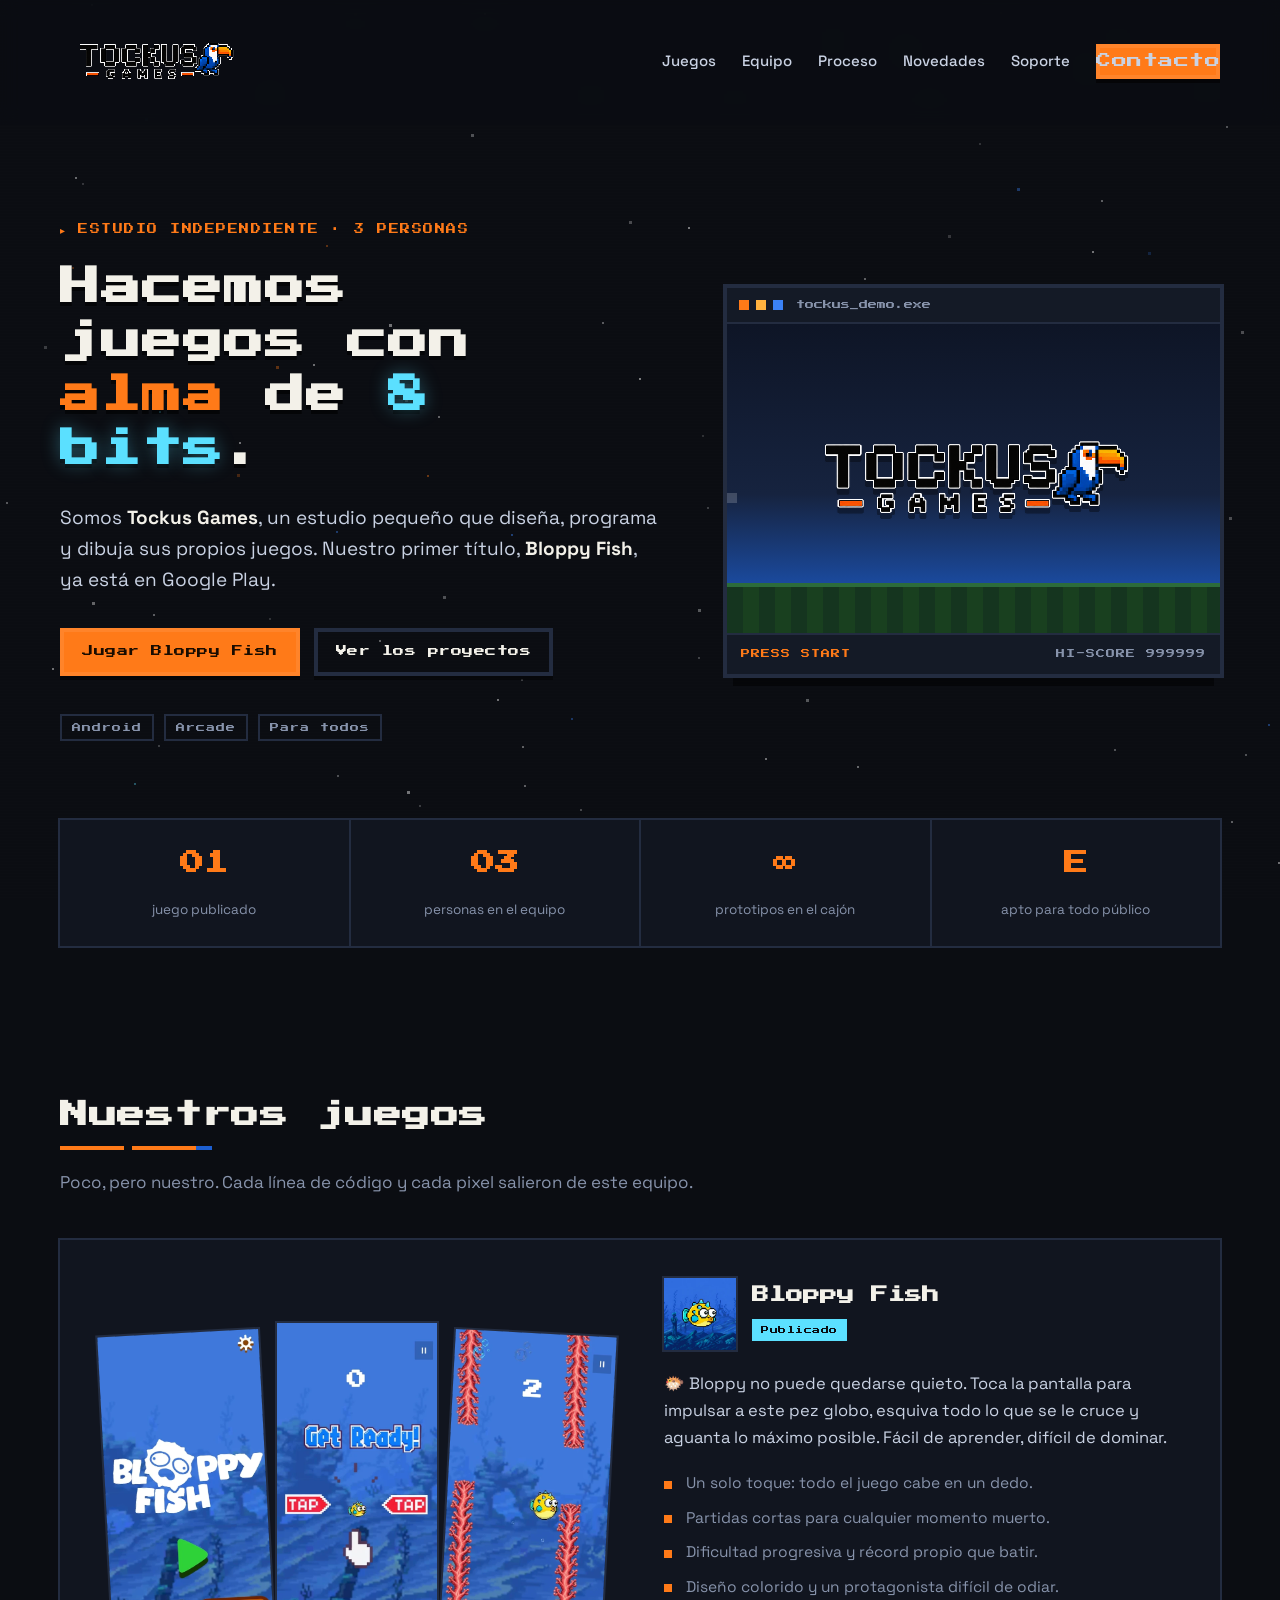
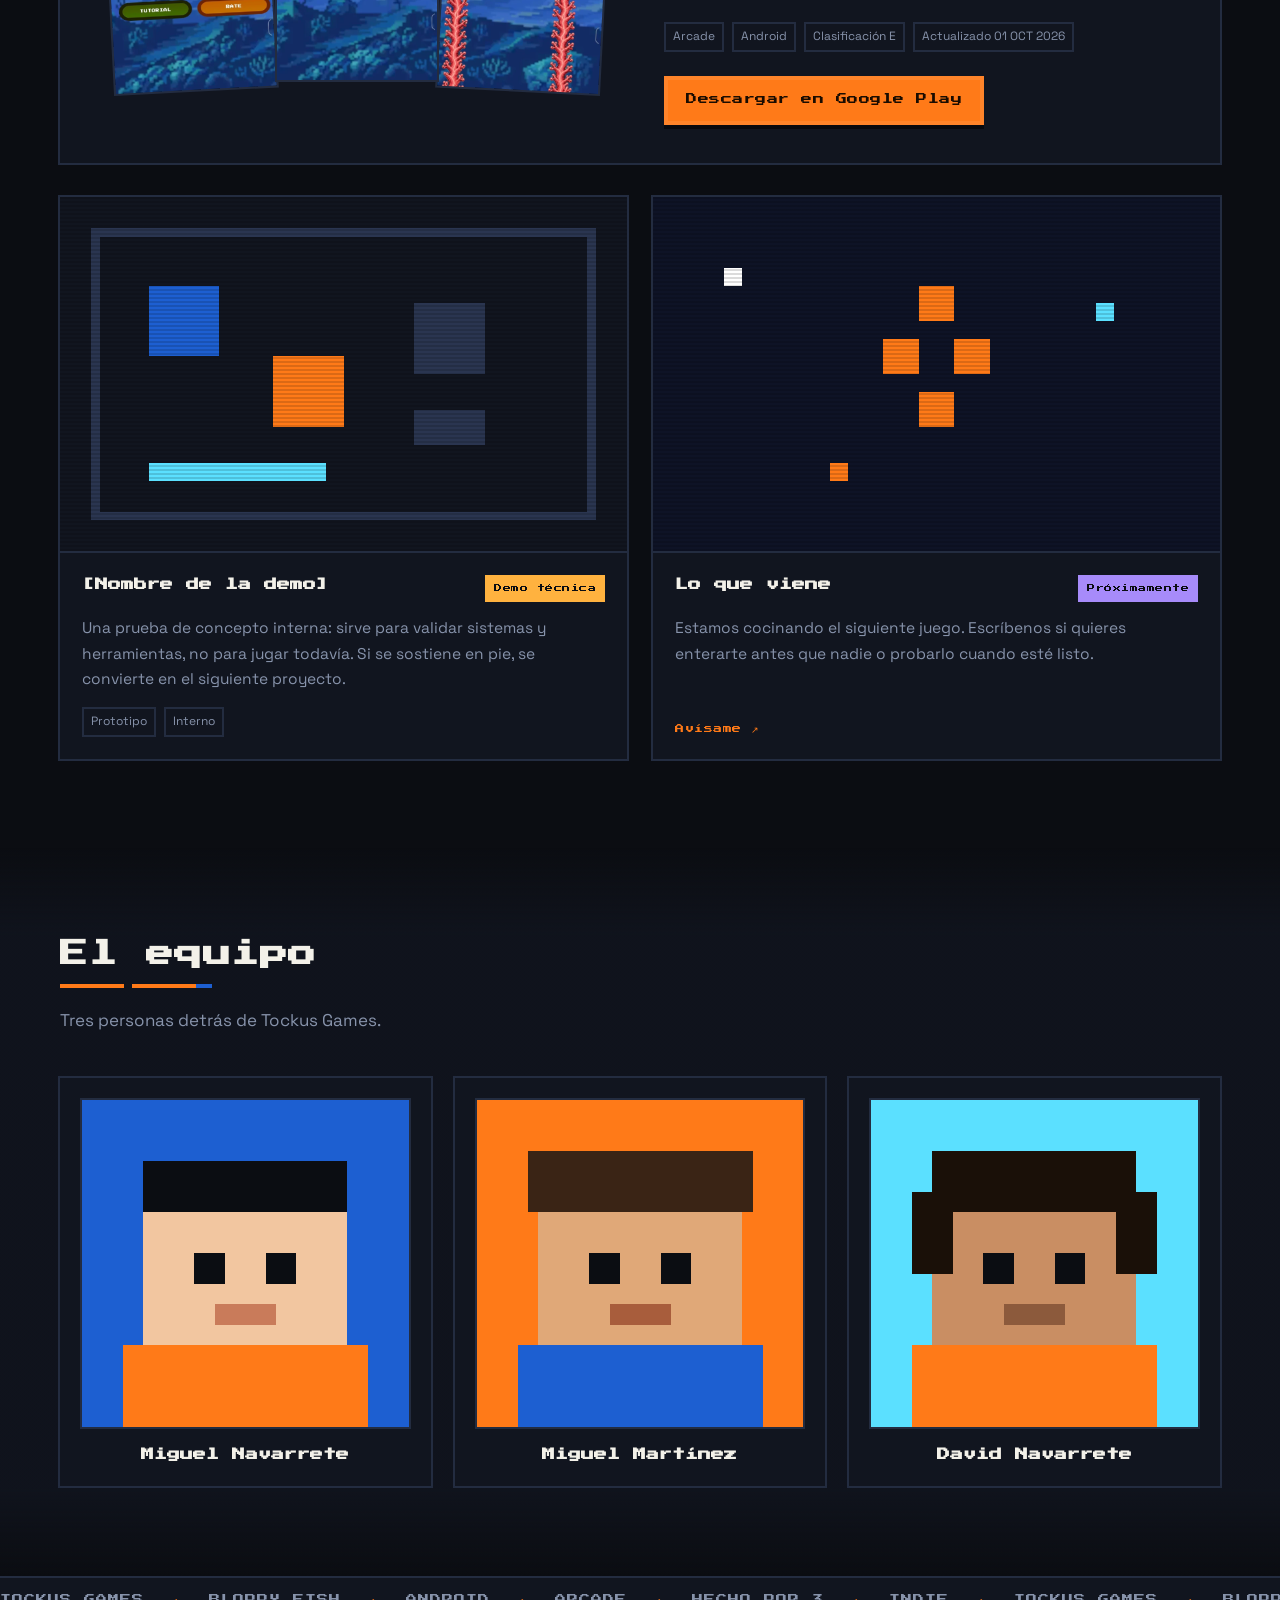
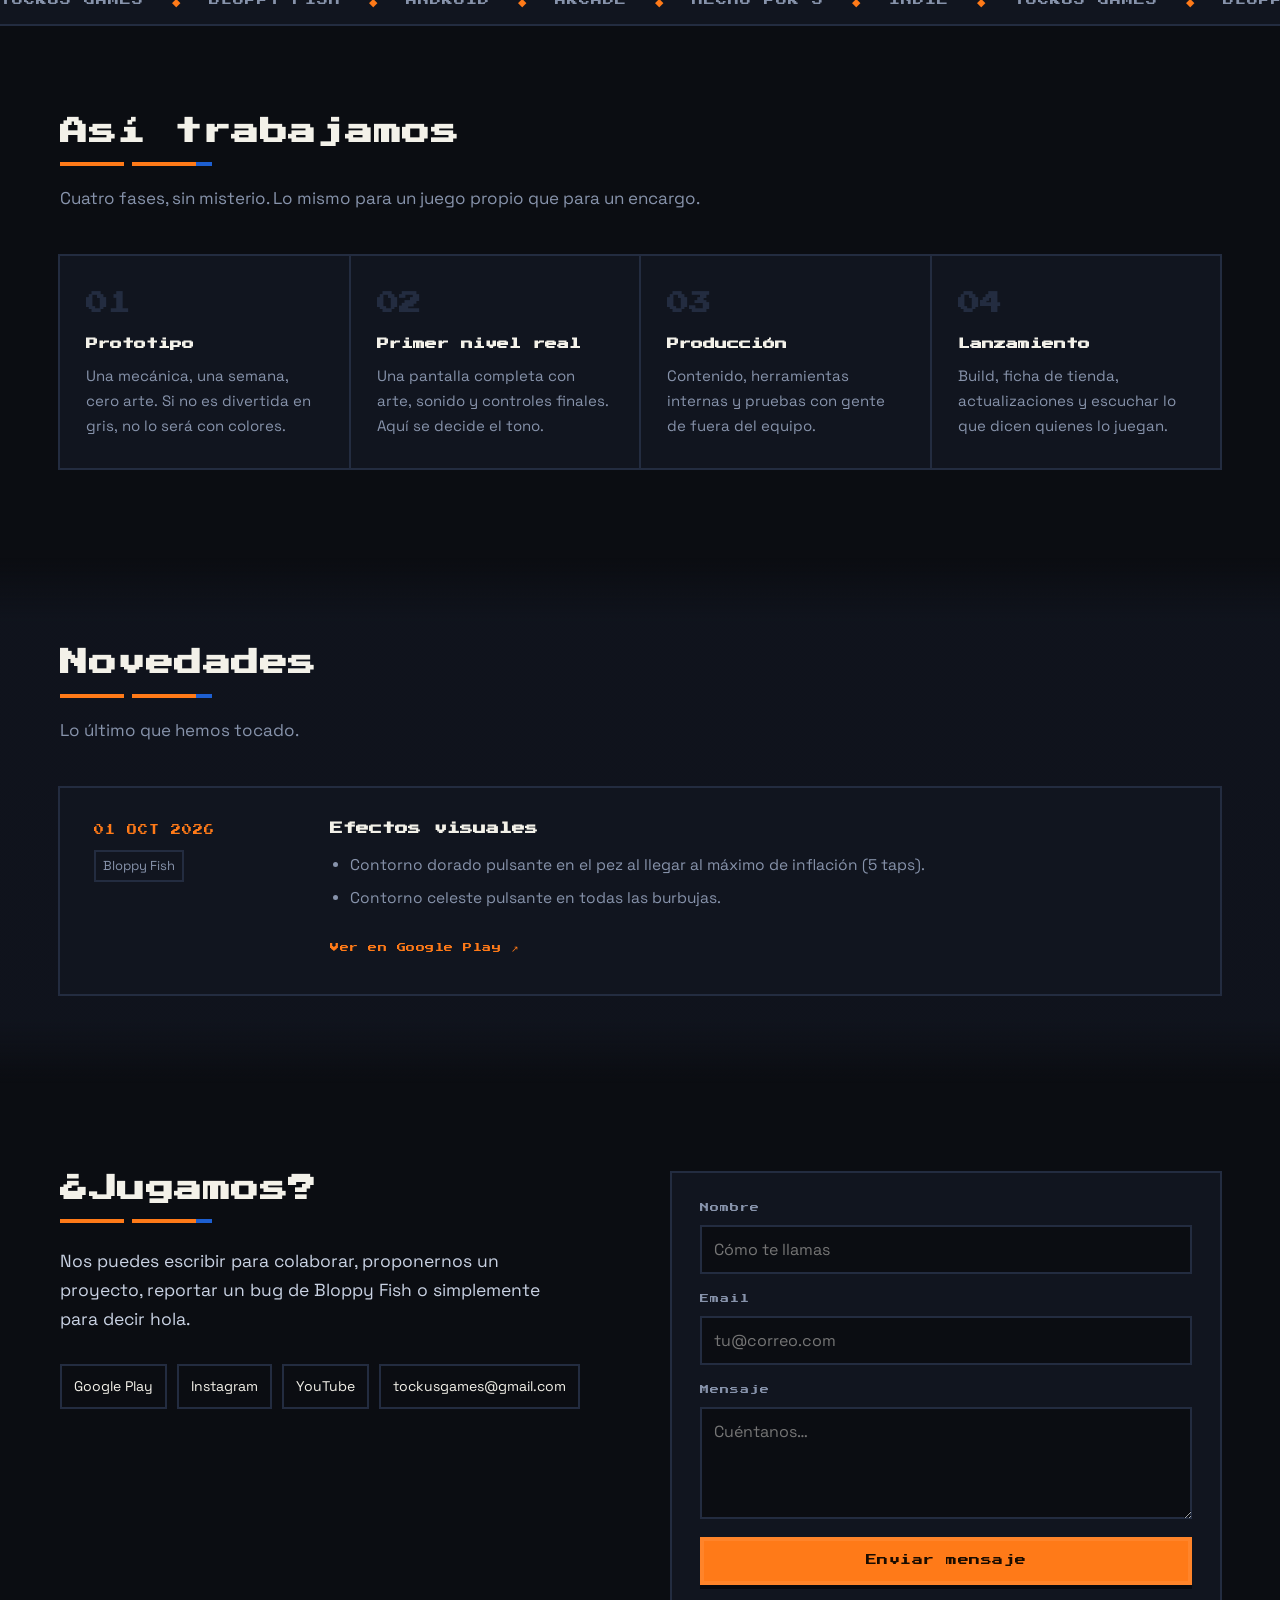
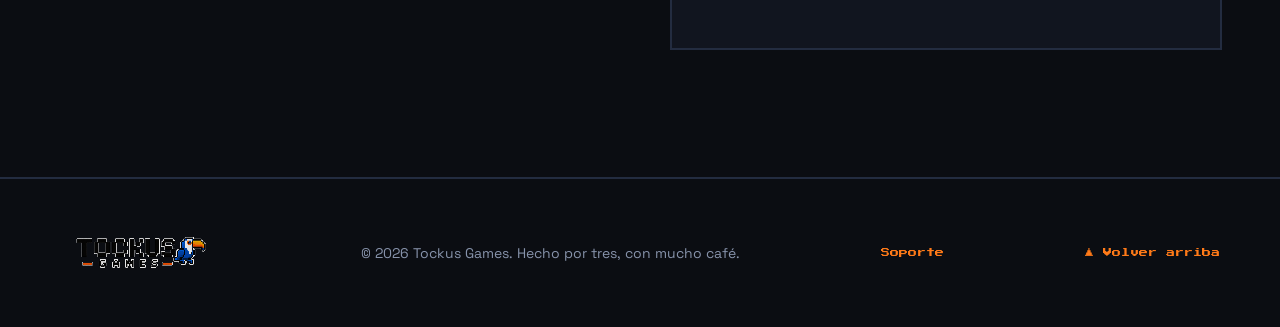
<file: index.html>
<!doctype html>
<html lang="es">
<head>
<meta charset="utf-8">
<meta name="viewport" content="width=device-width, initial-scale=1">
<title>Tockus Games — Estudio independiente de videojuegos</title>
<meta name="description" content="Tockus Games es un estudio independiente de tres personas. Creadores de Bloppy Fish, un arcade de un solo toque para Android.">
<meta name="theme-color" content="#0B0D12">
<meta property="og:title" content="Tockus Games — Estudio independiente de videojuegos">
<meta property="og:description" content="Tres personas haciendo juegos. Creadores de Bloppy Fish.">
<meta property="og:image" content="assets/img/logo.png">
<meta property="og:type" content="website">
<link rel="icon" href="assets/img/logo.png">
<link rel="preconnect" href="https://fonts.googleapis.com">
<link rel="preconnect" href="https://fonts.gstatic.com" crossorigin>
<link href="https://fonts.googleapis.com/css2?family=Press+Start+2P&family=Space+Grotesk:wght@400;500;700&display=swap" rel="stylesheet">
<link rel="stylesheet" href="assets/css/styles.css">
</head>
<body>

<a class="skip" href="#main">Saltar al contenido</a>

<canvas id="stars" aria-hidden="true"></canvas>
<div class="scanlines" aria-hidden="true"></div>

<header class="nav" id="nav">
  <div class="wrap nav__inner">
    <a class="nav__brand" href="#top">
      <img src="assets/img/logo.png" alt="Tockus Games" width="200" height="44">
    </a>
    <button class="nav__toggle" id="navToggle" aria-expanded="false" aria-controls="navMenu" aria-label="Abrir menú">
      <span></span><span></span><span></span>
    </button>
    <nav class="nav__menu" id="navMenu" aria-label="Principal">
      <a href="#juegos">Juegos</a>
      <a href="#equipo">Equipo</a>
      <a href="#proceso">Proceso</a>
      <a href="#novedades">Novedades</a>
      <a href="soporte/">Soporte</a>
      <a class="btn btn--sm btn--primary" href="#contacto">Contacto</a>
    </nav>
  </div>
</header>

<main id="main">

  <!-- ============ HERO ============ -->
  <section class="hero" id="top">
    <div class="wrap hero__inner">
      <div class="hero__copy">
        <p class="eyebrow" data-reveal>▸ Estudio independiente · 3 personas</p>
        <h1 class="hero__title" data-reveal>
          Hacemos<br>
          juegos con<br>
          <span class="hl">alma</span> de <span class="px">8 bits</span>.
        </h1>
        <p class="hero__lead" data-reveal>
          Somos <strong>Tockus&nbsp;Games</strong>, un estudio pequeño que diseña, programa y
          dibuja sus propios juegos. Nuestro primer título,
          <strong>Bloppy&nbsp;Fish</strong>, ya está en Google&nbsp;Play.
        </p>
        <div class="hero__cta" data-reveal>
          <a class="btn btn--primary" href="https://play.google.com/store/apps/details?id=com.tockusgames.bloppyfish" target="_blank" rel="noopener">Jugar Bloppy Fish</a>
          <a class="btn btn--ghost" href="#juegos">Ver los proyectos</a>
        </div>
        <ul class="hero__meta" data-reveal>
          <li><span>Android</span></li>
          <li><span>Arcade</span></li>
          <li><span>Para todos</span></li>
        </ul>
      </div>

      <div class="hero__art" data-reveal>
        <div class="screen">
          <div class="screen__bar"><i></i><i></i><i></i><span>tockus_demo.exe</span></div>
          <div class="screen__view">
            <img class="float" src="assets/img/logo.png" alt="Logotipo de Tockus Games: un tucán en pixel art">
            <div class="cloud c1"></div>
            <div class="cloud c2"></div>
            <div class="cloud c3"></div>
            <div class="ground"></div>
          </div>
          <div class="screen__hud">
            <span class="blink">PRESS START</span>
            <span>HI-SCORE 999999</span>
          </div>
        </div>
      </div>
    </div>
  </section>

  <!-- ============ BANDA DE DATOS ============ -->
  <section class="facts">
    <div class="wrap facts__grid">
      <div class="fact" data-reveal><b>01</b><span>juego publicado</span></div>
      <div class="fact" data-reveal><b>03</b><span>personas en el equipo</span></div>
      <div class="fact" data-reveal><b>∞</b><span>prototipos en el cajón</span></div>
      <div class="fact" data-reveal><b>E</b><span>apto para todo público</span></div>
    </div>
  </section>

  <!-- ============ JUEGOS ============ -->
  <section class="section" id="juegos">
    <div class="wrap">
      <header class="section__head">
        <h2 class="section__title" data-reveal>Nuestros juegos</h2>
        <p class="section__sub" data-reveal>Poco, pero nuestro. Cada línea de código y cada pixel salieron de este equipo.</p>
      </header>

      <!-- ---- juego destacado: Bloppy Fish ---- -->
      <article class="feature" data-reveal>
        <div class="feature__shots">
          <img class="shot shot--a"
               src="assets/img/bloppy-1.webp"
               alt="Pantalla de título de Bloppy Fish" loading="lazy">
          <img class="shot shot--b"
               src="assets/img/bloppy-2.webp"
               alt="Tutorial de Bloppy Fish" loading="lazy">
          <img class="shot shot--c"
               src="assets/img/bloppy-3.webp"
               alt="Partida de Bloppy Fish esquivando obstáculos" loading="lazy">
        </div>

        <div class="feature__body">
          <div class="feature__head">
            <img class="feature__icon"
                 src="assets/img/bloppy-icon.webp"
                 alt="Icono de Bloppy Fish" width="72" height="72" loading="lazy">
            <div>
              <h3>Bloppy Fish</h3>
              <span class="tag tag--on">Publicado</span>
            </div>
          </div>

          <p class="feature__pitch">
            🐡 Bloppy no puede quedarse quieto. Toca la pantalla para impulsar a este pez globo,
            esquiva todo lo que se le cruce y aguanta lo máximo posible.
            Fácil de aprender, difícil de dominar.
          </p>

          <ul class="feature__points">
            <li>Un solo toque: todo el juego cabe en un dedo.</li>
            <li>Partidas cortas para cualquier momento muerto.</li>
            <li>Dificultad progresiva y récord propio que batir.</li>
            <li>Diseño colorido y un protagonista difícil de odiar.</li>
          </ul>

          <ul class="feature__meta">
            <li>Arcade</li><li>Android</li><li>Clasificación E</li><li>Actualizado 01 OCT 2026</li>
          </ul>

          <div class="feature__cta">
            <a class="btn btn--primary" href="https://play.google.com/store/apps/details?id=com.tockusgames.bloppyfish" target="_blank" rel="noopener">Descargar en Google Play</a>
          </div>
        </div>
      </article>

      <!-- ---- otros proyectos ---- -->
      <div class="games">

        <article class="game" data-reveal>
          <div class="game__art">
            <svg viewBox="0 0 64 40" aria-hidden="true" shape-rendering="crispEdges">
              <rect width="64" height="40" fill="#11151F"/>
              <rect x="4" y="4" width="56" height="32" fill="none" stroke="#2A3550" stroke-width="1"/>
              <rect x="10" y="10" width="8" height="8" fill="#1D5FD1"/>
              <rect x="24" y="18" width="8" height="8" fill="#FF7A18"/>
              <rect x="40" y="12" width="8" height="8" fill="#2A3550"/>
              <rect x="40" y="24" width="8" height="4" fill="#2A3550"/>
              <rect x="10" y="30" width="20" height="2" fill="#5BE0FF"/>
            </svg>
          </div>
          <div class="game__body">
            <!-- TODO: cambia el nombre y la descripción por los de tu demo real -->
            <div class="game__top"><h3>[Nombre de la demo]</h3><span class="tag tag--wip">Demo técnica</span></div>
            <p>Una prueba de concepto interna: sirve para validar sistemas y herramientas, no para jugar todavía.
               Si se sostiene en pie, se convierte en el siguiente proyecto.</p>
            <ul class="game__meta"><li>Prototipo</li><li>Interno</li></ul>
          </div>
        </article>

        <article class="game game--soon" data-reveal>
          <div class="game__art">
            <svg viewBox="0 0 64 40" aria-hidden="true" shape-rendering="crispEdges">
              <rect width="64" height="40" fill="#0E1326"/>
              <rect x="8" y="8" width="2" height="2" fill="#FFF"/><rect x="50" y="12" width="2" height="2" fill="#5BE0FF"/>
              <rect x="20" y="30" width="2" height="2" fill="#FF7A18"/>
              <rect x="26" y="16" width="4" height="4" fill="#FF7A18"/>
              <rect x="34" y="16" width="4" height="4" fill="#FF7A18"/>
              <rect x="30" y="22" width="4" height="4" fill="#FF7A18"/>
              <rect x="30" y="10" width="4" height="4" fill="#FF7A18"/>
            </svg>
          </div>
          <div class="game__body">
            <div class="game__top"><h3>Lo que viene</h3><span class="tag tag--jam">Próximamente</span></div>
            <p>Estamos cocinando el siguiente juego. Escríbenos si quieres enterarte antes que nadie
               o probarlo cuando esté listo.</p>
            <div class="game__links"><a href="#contacto" class="link">Avísame ↗</a></div>
          </div>
        </article>

      </div>
    </div>
  </section>

  <!-- ============ EQUIPO ============ -->
  <section class="section section--alt" id="equipo">
    <div class="wrap">
      <header class="section__head">
        <h2 class="section__title" data-reveal>El equipo</h2>
        <p class="section__sub" data-reveal>Tres personas detrás de Tockus Games.</p>
      </header>

      <!-- Para usar fotos reales: sustituye el <svg> por
           <img src="assets/img/dev-1.png" alt="Nombre"> y listo. -->
      <div class="team">

        <article class="member" data-reveal>
          <div class="member__photo">
            <svg viewBox="0 0 32 32" aria-hidden="true" shape-rendering="crispEdges">
              <rect width="32" height="32" fill="#1D5FD1"/>
              <rect x="6" y="10" width="20" height="14" fill="#F2C6A0"/>
              <rect x="6" y="6" width="20" height="5" fill="#0B0D12"/>
              <rect x="11" y="15" width="3" height="3" fill="#0B0D12"/><rect x="18" y="15" width="3" height="3" fill="#0B0D12"/>
              <rect x="13" y="20" width="6" height="2" fill="#C97B5A"/>
              <rect x="4" y="24" width="24" height="8" fill="#FF7A18"/>
            </svg>
          </div>
          <h3>Miguel Navarrete</h3>
        </article>

        <article class="member" data-reveal>
          <div class="member__photo">
            <svg viewBox="0 0 32 32" aria-hidden="true" shape-rendering="crispEdges">
              <rect width="32" height="32" fill="#FF7A18"/>
              <rect x="6" y="10" width="20" height="14" fill="#E0A878"/>
              <rect x="5" y="5" width="22" height="6" fill="#3A2415"/>
              <rect x="11" y="15" width="3" height="3" fill="#0B0D12"/><rect x="18" y="15" width="3" height="3" fill="#0B0D12"/>
              <rect x="13" y="20" width="6" height="2" fill="#A85D3C"/>
              <rect x="4" y="24" width="24" height="8" fill="#1D5FD1"/>
            </svg>
          </div>
          <h3>Miguel Martínez</h3>
        </article>

        <article class="member" data-reveal>
          <div class="member__photo">
            <svg viewBox="0 0 32 32" aria-hidden="true" shape-rendering="crispEdges">
              <rect width="32" height="32" fill="#5BE0FF"/>
              <rect x="6" y="10" width="20" height="14" fill="#C98E63"/>
              <rect x="6" y="5" width="20" height="6" fill="#1A1008"/>
              <rect x="4" y="9" width="4" height="8" fill="#1A1008"/><rect x="24" y="9" width="4" height="8" fill="#1A1008"/>
              <rect x="11" y="15" width="3" height="3" fill="#0B0D12"/><rect x="18" y="15" width="3" height="3" fill="#0B0D12"/>
              <rect x="13" y="20" width="6" height="2" fill="#8C5A3C"/>
              <rect x="4" y="24" width="24" height="8" fill="#FF7A18"/>
            </svg>
          </div>
          <h3>David Navarrete</h3>
        </article>

      </div>
    </div>
  </section>

  <!-- ============ MARQUEE ============ -->
  <div class="marquee" aria-hidden="true">
    <div class="marquee__track">
      <span>TOCKUS GAMES</span><span>◆</span><span>BLOPPY FISH</span><span>◆</span><span>ANDROID</span><span>◆</span>
      <span>ARCADE</span><span>◆</span><span>HECHO POR 3</span><span>◆</span><span>INDIE</span><span>◆</span>
      <span>TOCKUS GAMES</span><span>◆</span><span>BLOPPY FISH</span><span>◆</span><span>ANDROID</span><span>◆</span>
      <span>ARCADE</span><span>◆</span><span>HECHO POR 3</span><span>◆</span><span>INDIE</span><span>◆</span>
    </div>
  </div>

  <!-- ============ PROCESO ============ -->
  <section class="section" id="proceso">
    <div class="wrap">
      <header class="section__head">
        <h2 class="section__title" data-reveal>Así trabajamos</h2>
        <p class="section__sub" data-reveal>Cuatro fases, sin misterio. Lo mismo para un juego propio que para un encargo.</p>
      </header>
      <ol class="steps">
        <li data-reveal><b>01</b><h3>Prototipo</h3><p>Una mecánica, una semana, cero arte. Si no es divertida en gris, no lo será con colores.</p></li>
        <li data-reveal><b>02</b><h3>Primer nivel real</h3><p>Una pantalla completa con arte, sonido y controles finales. Aquí se decide el tono.</p></li>
        <li data-reveal><b>03</b><h3>Producción</h3><p>Contenido, herramientas internas y pruebas con gente de fuera del equipo.</p></li>
        <li data-reveal><b>04</b><h3>Lanzamiento</h3><p>Build, ficha de tienda, actualizaciones y escuchar lo que dicen quienes lo juegan.</p></li>
      </ol>
    </div>
  </section>

  <!-- ============ NOVEDADES ============ -->
  <section class="section section--alt" id="novedades">
    <div class="wrap">
      <header class="section__head">
        <h2 class="section__title" data-reveal>Novedades</h2>
        <p class="section__sub" data-reveal>Lo último que hemos tocado.</p>
      </header>

      <article class="note" data-reveal>
        <div class="note__side">
          <span class="note__date">01 OCT 2026</span>
          <span class="note__tag">Bloppy Fish</span>
        </div>
        <div class="note__body">
          <h3>Efectos visuales</h3>
          <ul>
            <li>Contorno dorado pulsante en el pez al llegar al máximo de inflación (5 taps).</li>
            <li>Contorno celeste pulsante en todas las burbujas.</li>
          </ul>
          <a class="link" href="https://play.google.com/store/apps/details?id=com.tockusgames.bloppyfish" target="_blank" rel="noopener">Ver en Google Play ↗</a>
        </div>
      </article>
    </div>
  </section>

  <!-- ============ CONTACTO ============ -->
  <section class="section" id="contacto">
    <div class="wrap contact">
      <div class="contact__copy" data-reveal>
        <h2 class="section__title">¿Jugamos?</h2>
        <p>Nos puedes escribir para colaborar, proponernos un proyecto, reportar un bug de
           Bloppy Fish o simplemente para decir hola.</p>
        <ul class="social">
          <li><a href="https://play.google.com/store/apps/details?id=com.tockusgames.bloppyfish" target="_blank" rel="noopener">Google Play</a></li>
          <li><a href="#">Instagram</a></li>
          <li><a href="#">YouTube</a></li>
          <li><a href="mailto:tockusgames@gmail.com">tockusgames@gmail.com</a></li>
        </ul>
      </div>

      <form class="form" id="form" novalidate data-reveal>
        <label>Nombre
          <input type="text" name="nombre" required placeholder="Cómo te llamas">
        </label>
        <label>Email
          <input type="email" name="email" required placeholder="tu@correo.com">
        </label>
        <label>Mensaje
          <textarea name="mensaje" rows="4" required placeholder="Cuéntanos…"></textarea>
        </label>
        <button class="btn btn--primary btn--full" type="submit">Enviar mensaje</button>
        <p class="form__status" id="formStatus" role="status"></p>
      </form>
    </div>
  </section>

</main>

<footer class="footer">
  <div class="wrap footer__inner">
    <img src="assets/img/logo.png" alt="Tockus Games" width="170" height="38">
    <p>© <span id="year">2026</span> Tockus Games. Hecho por tres, con mucho café.</p>
    <a class="top" href="soporte/">Soporte</a>
    <a class="top" href="#top">▲ Volver arriba</a>
  </div>
</footer>

<div class="toast" id="toast" role="status" aria-live="polite"></div>

<script src="assets/js/main.js"></script>
</body>
</html>
</file>
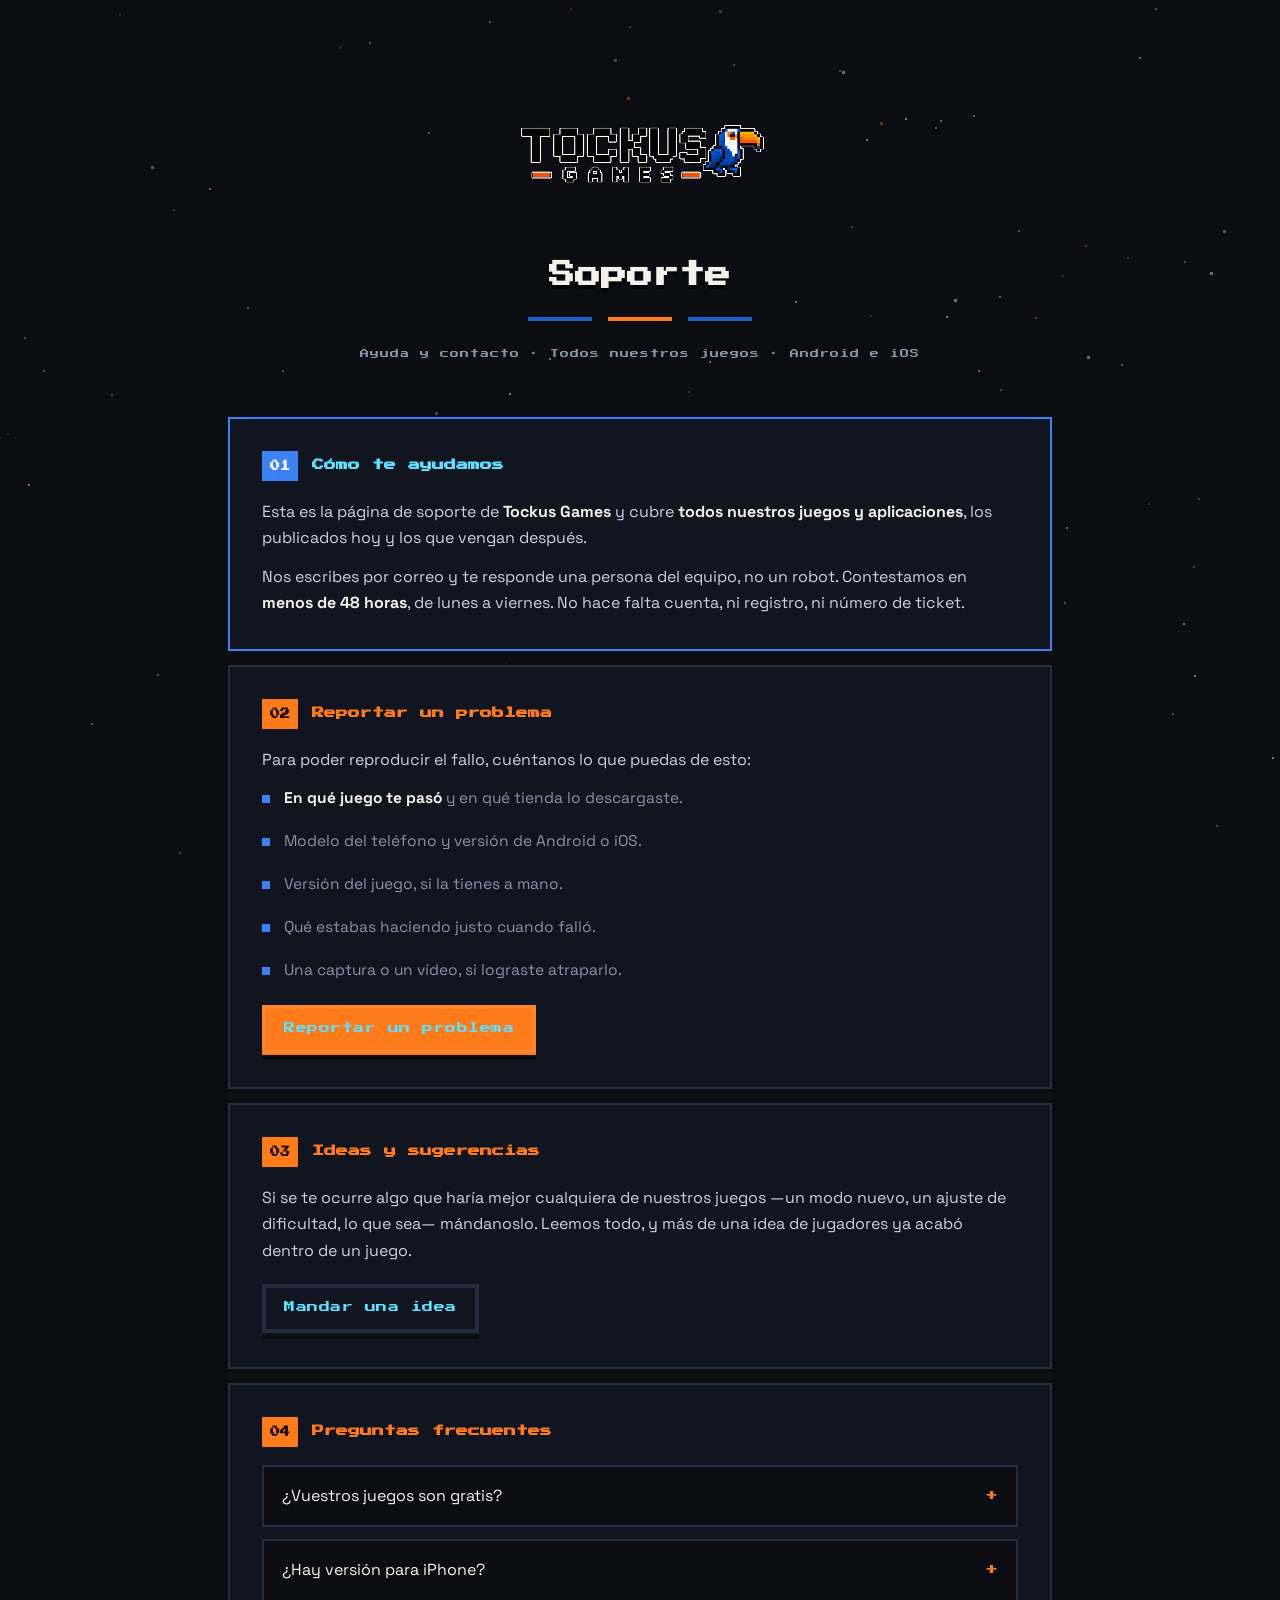
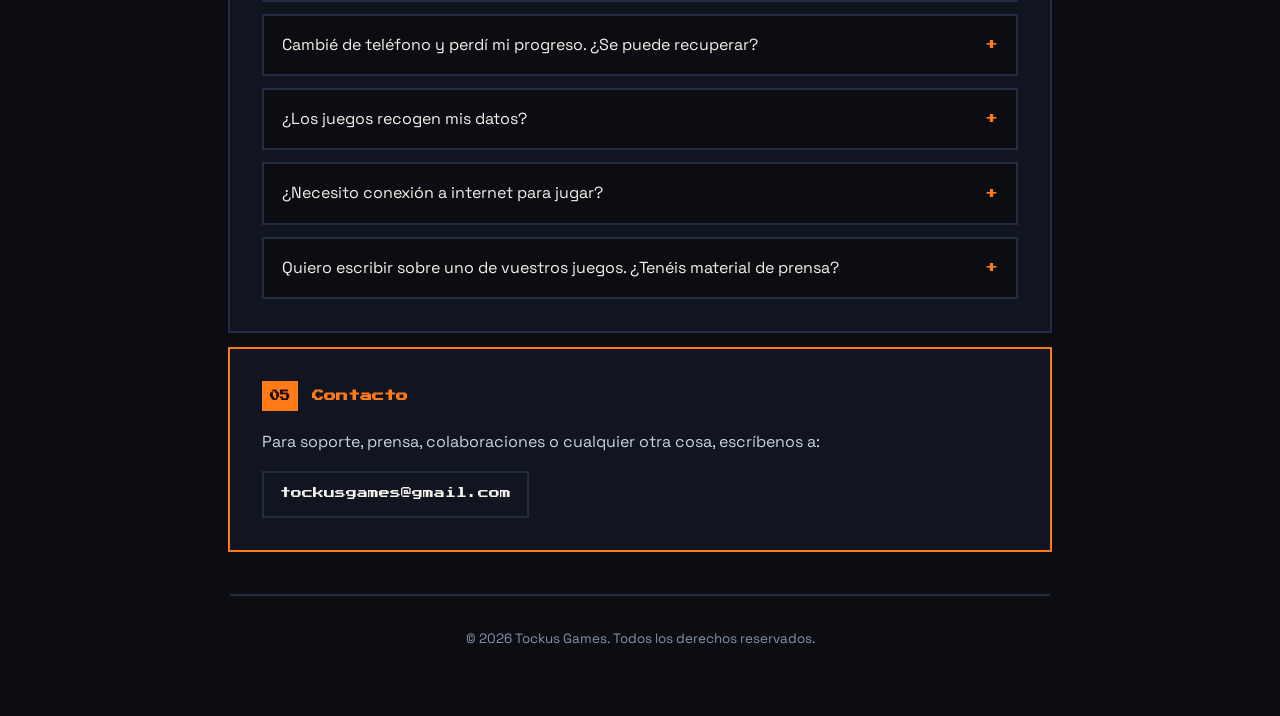
<file: soporte/index.html>
<!doctype html>
<html lang="es">
<head>
<meta charset="utf-8">
<meta name="viewport" content="width=device-width, initial-scale=1">
<title>Soporte — Tockus Games</title>
<meta name="description" content="Soporte y ayuda de Tockus Games: cómo reportar un problema en cualquiera de nuestros juegos, sugerencias y preguntas frecuentes.">
<meta name="theme-color" content="#0B0D12">
<meta name="robots" content="noindex, follow">
<link rel="icon" href="../assets/img/logo.png">
<link rel="preconnect" href="https://fonts.googleapis.com">
<link rel="preconnect" href="https://fonts.gstatic.com" crossorigin>
<link href="https://fonts.googleapis.com/css2?family=Press+Start+2P&family=Space+Grotesk:wght@400;500;700&display=swap" rel="stylesheet">
<link rel="stylesheet" href="../assets/css/styles.css">
<link rel="stylesheet" href="../assets/css/anexo.css">
</head>
<body class="legal">

<canvas id="stars" aria-hidden="true"></canvas>
<div class="scanlines" aria-hidden="true"></div>

<main class="legal__wrap">

  <header class="legal__head">
    <img class="legal__logo" src="../assets/img/logo.png" alt="Tockus Games" width="300" height="150">
    <h1>Soporte</h1>
    <p class="legal__sub">Ayuda y contacto · Todos nuestros juegos · Android e iOS</p>
  </header>

  <section class="doc doc--scope">
    <h2><span class="doc__num">01</span> Cómo te ayudamos</h2>
    <p>
      Esta es la página de soporte de <strong>Tockus Games</strong> y cubre
      <strong>todos nuestros juegos y aplicaciones</strong>, los publicados hoy y los
      que vengan después.
    </p>
    <p>
      Nos escribes por correo y te responde una persona del equipo, no un robot.
      Contestamos en <strong>menos de 48 horas</strong>, de lunes a viernes.
      No hace falta cuenta, ni registro, ni número de ticket.
    </p>
  </section>

  <section class="doc">
    <h2><span class="doc__num">02</span> Reportar un problema</h2>
    <p>Para poder reproducir el fallo, cuéntanos lo que puedas de esto:</p>
    <ul class="doc__list">
      <li><strong>En qué juego te pasó</strong> y en qué tienda lo descargaste.</li>
      <li>Modelo del teléfono y versión de Android o iOS.</li>
      <li>Versión del juego, si la tienes a mano.</li>
      <li>Qué estabas haciendo justo cuando falló.</li>
      <li>Una captura o un vídeo, si lograste atraparlo.</li>
    </ul>
    <p class="doc__accion">
      <a class="btn btn--primary" href="mailto:tockusgames@gmail.com?subject=Soporte%20-%20Reporte%20de%20problema&amp;body=Juego%3A%20%0AModelo%20del%20tel%C3%A9fono%3A%20%0AVersi%C3%B3n%20de%20Android%20o%20iOS%3A%20%0AQu%C3%A9%20pas%C3%B3%3A%20%0A">Reportar un problema</a>
    </p>
  </section>

  <section class="doc">
    <h2><span class="doc__num">03</span> Ideas y sugerencias</h2>
    <p>
      Si se te ocurre algo que haría mejor cualquiera de nuestros juegos —un modo
      nuevo, un ajuste de dificultad, lo que sea— mándanoslo. Leemos todo, y más de
      una idea de jugadores ya acabó dentro de un juego.
    </p>
    <p class="doc__accion">
      <a class="btn btn--ghost" href="mailto:tockusgames@gmail.com?subject=Soporte%20-%20Sugerencia">Mandar una idea</a>
    </p>
  </section>

  <section class="doc">
    <h2><span class="doc__num">04</span> Preguntas frecuentes</h2>

    <details class="faq__item">
      <summary>¿Vuestros juegos son gratis?</summary>
      <p>
        Sí. Todo lo que hemos publicado hasta hoy es gratis, sin anuncios y sin
        compras dentro de la aplicación. Si algún día eso cambiara en un juego
        concreto, lo diría con claridad en su ficha de la tienda.
      </p>
    </details>

    <details class="faq__item">
      <summary>¿Hay versión para iPhone?</summary>
      <p>
        Depende del juego. Por ahora publicamos en Google Play, para Android.
        Si quieres que te avisemos cuando alguno llegue a iOS, escríbenos.
      </p>
    </details>

    <details class="faq__item">
      <summary>Cambié de teléfono y perdí mi progreso. ¿Se puede recuperar?</summary>
      <p>
        No, y es a propósito: tu progreso y tus récords se guardan solo en tu
        dispositivo, no en ningún servidor nuestro. A cambio, los juegos no te piden
        cuenta ni recogen ningún dato tuyo.
      </p>
    </details>

    <details class="faq__item">
      <summary>¿Los juegos recogen mis datos?</summary>
      <p>
        No recogemos información personal, no mostramos publicidad y no rastreamos
        tu actividad. No hace falta crear cuenta ni iniciar sesión para jugar.
        Cada juego tiene además su propio aviso de privacidad, enlazado desde su
        ficha en la tienda.
      </p>
    </details>

    <details class="faq__item">
      <summary>¿Necesito conexión a internet para jugar?</summary>
      <p>
        No. Una vez instalados, nuestros juegos funcionan sin conexión.
      </p>
    </details>

    <details class="faq__item">
      <summary>Quiero escribir sobre uno de vuestros juegos. ¿Tenéis material de prensa?</summary>
      <p>
        Sí. Escríbenos y te mandamos capturas, iconos y logos en alta resolución,
        además de lo que necesites saber del juego.
      </p>
    </details>
  </section>

  <section class="doc doc--contact">
    <h2><span class="doc__num">05</span> Contacto</h2>
    <p>
      Para soporte, prensa, colaboraciones o cualquier otra cosa, escríbenos a:
    </p>
    <p class="doc__mail">
      <a href="mailto:tockusgames@gmail.com">tockusgames@gmail.com</a>
    </p>
  </section>

  <footer class="legal__foot">
    <p>© <span id="year">2026</span> Tockus Games. Todos los derechos reservados.</p>
  </footer>

</main>

<script src="../assets/js/main.js"></script>
</body>
</html>
</file>
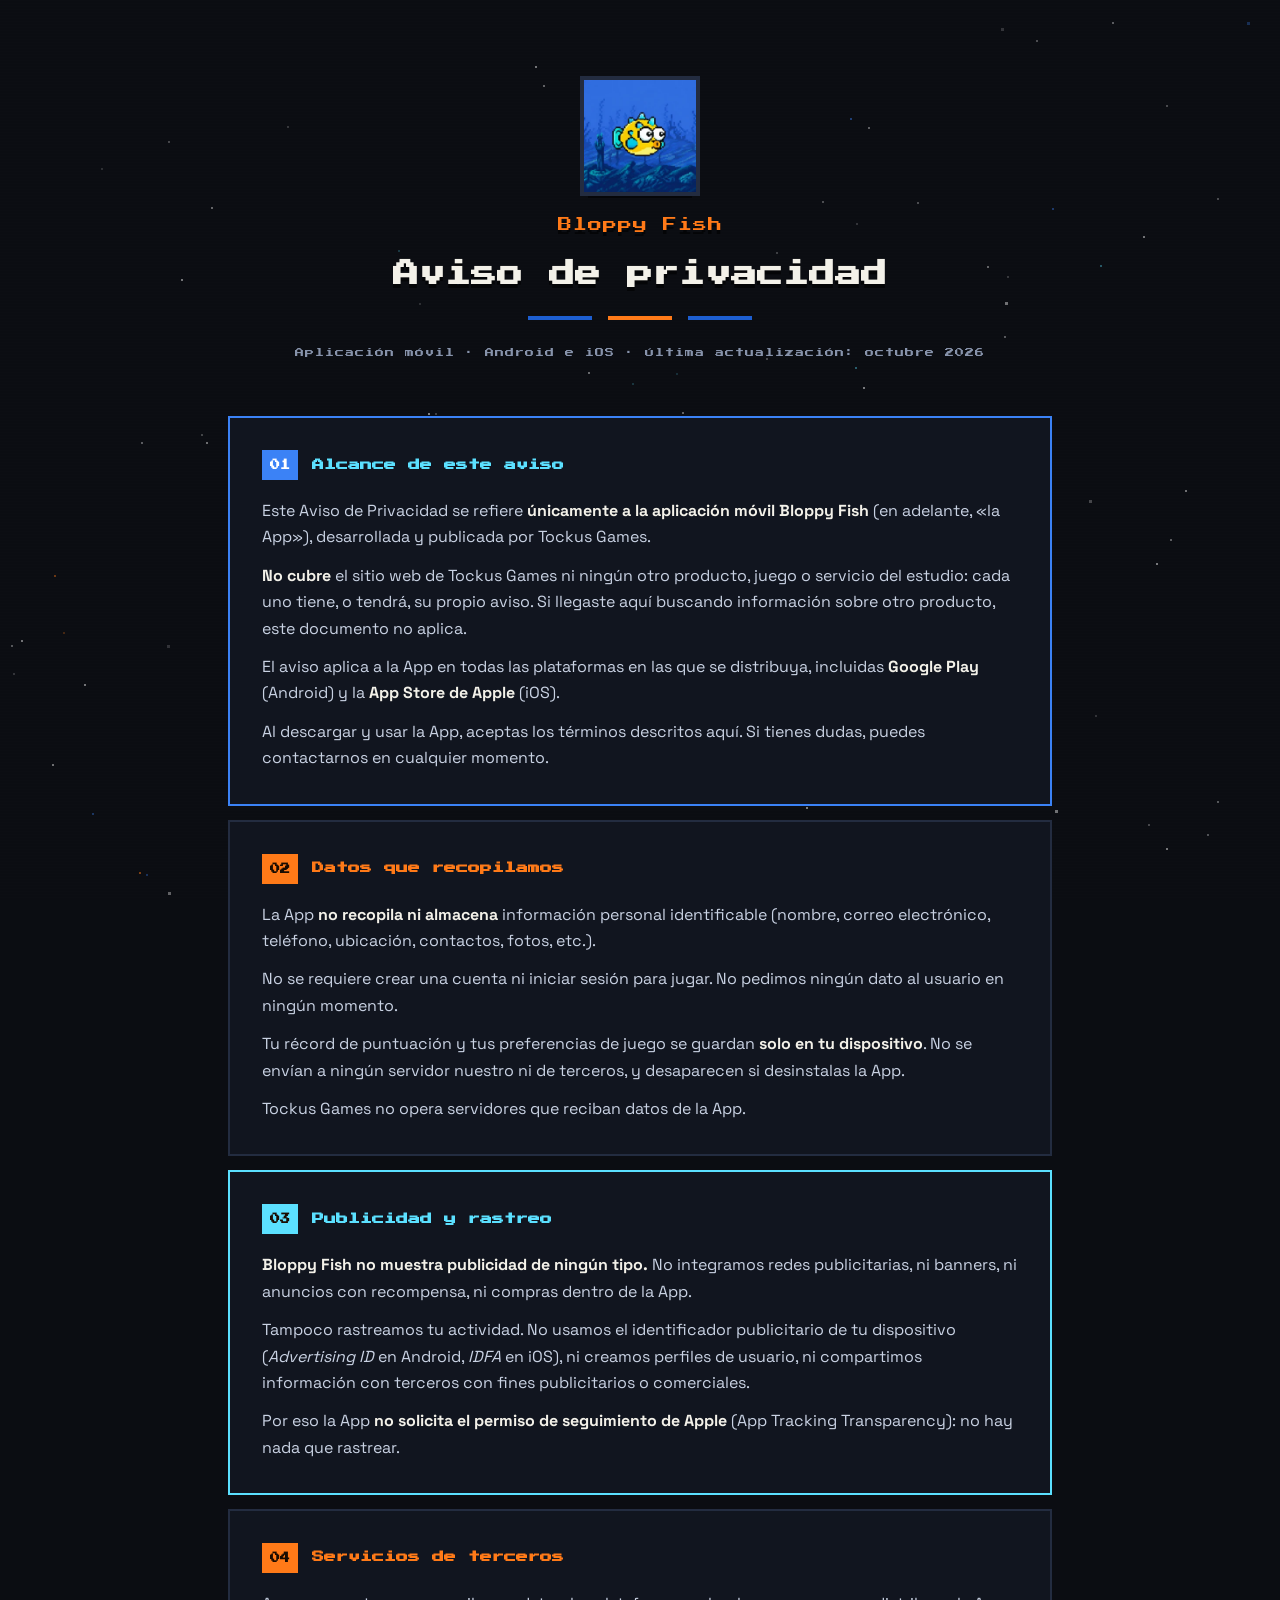
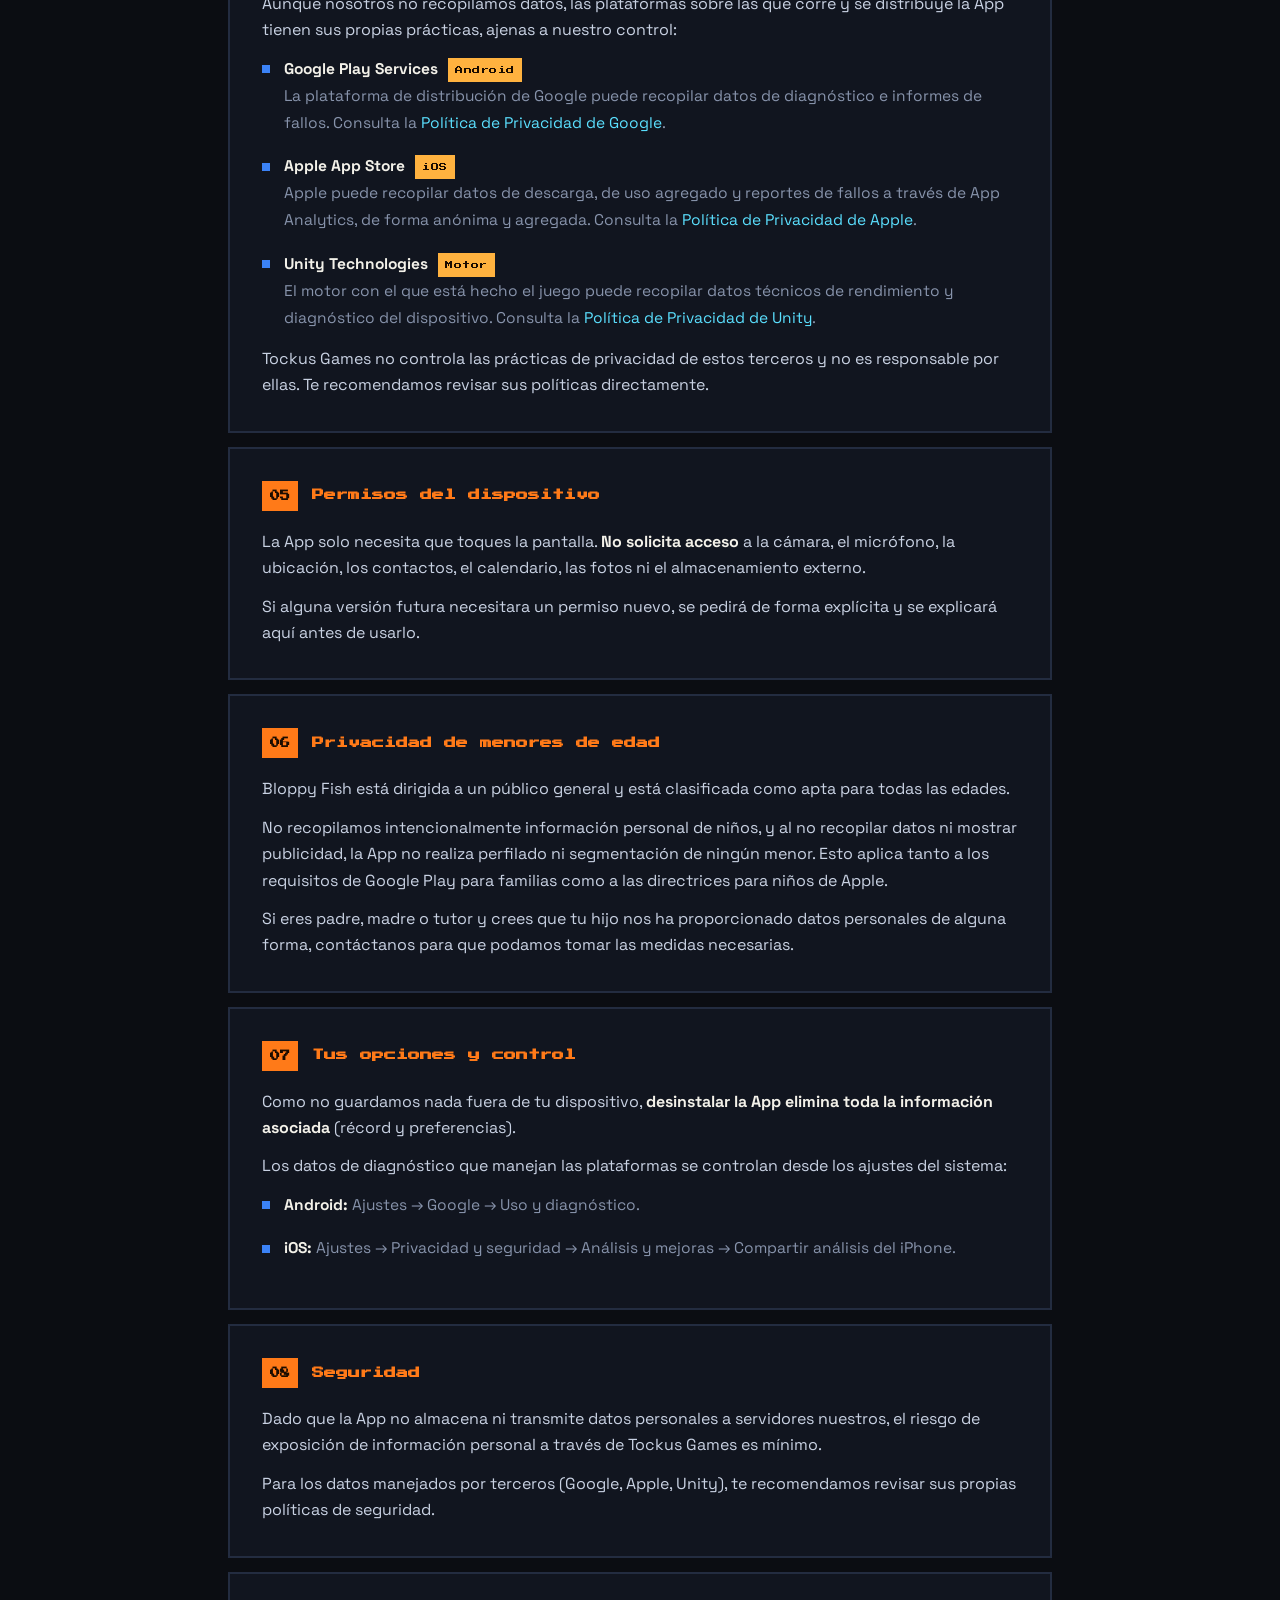
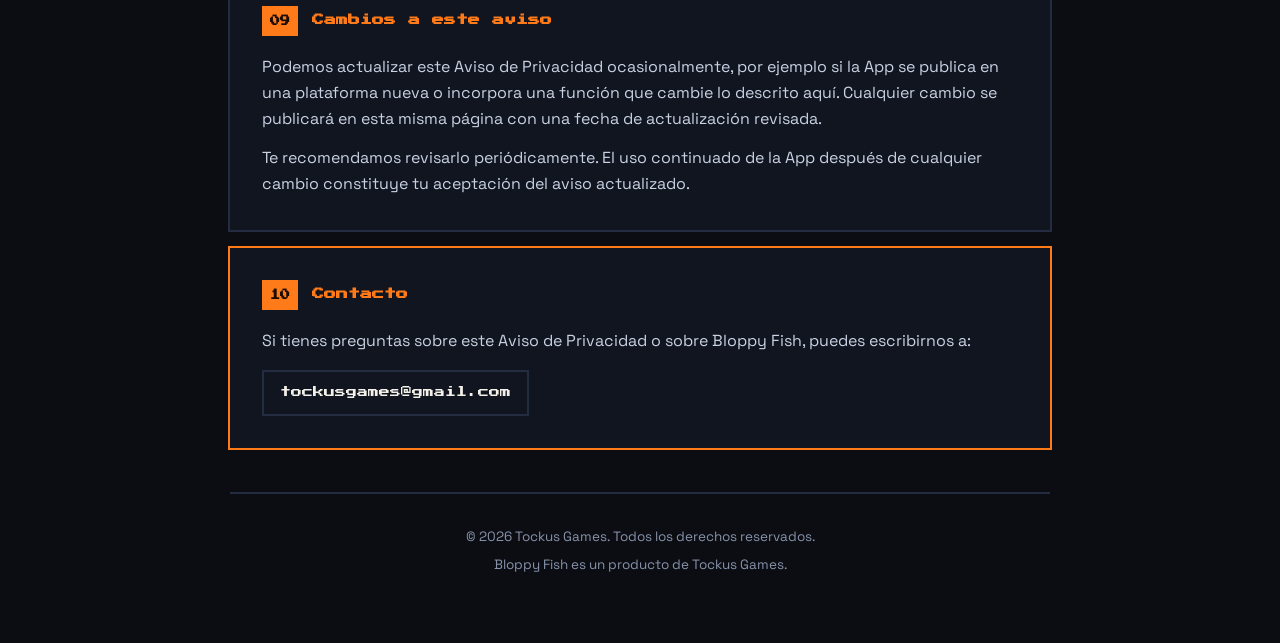
<file: bloppyfish/privacidad.html>
<!doctype html>
<html lang="es">
<head>
<meta charset="utf-8">
<meta name="viewport" content="width=device-width, initial-scale=1">
<title>Aviso de Privacidad — Bloppy Fish</title>
<meta name="description" content="Aviso de privacidad de la aplicación móvil Bloppy Fish, para Android e iOS.">
<meta name="theme-color" content="#0B0D12">
<meta name="robots" content="noindex, follow">
<link rel="icon" href="../assets/img/bloppy-icon.webp">
<link rel="preconnect" href="https://fonts.googleapis.com">
<link rel="preconnect" href="https://fonts.gstatic.com" crossorigin>
<link href="https://fonts.googleapis.com/css2?family=Press+Start+2P&family=Space+Grotesk:wght@400;500;700&display=swap" rel="stylesheet">
<link rel="stylesheet" href="../assets/css/styles.css">
<link rel="stylesheet" href="../assets/css/anexo.css">
</head>
<body class="legal">

<canvas id="stars" aria-hidden="true"></canvas>
<div class="scanlines" aria-hidden="true"></div>

<main class="legal__wrap">

  <header class="legal__head">
    <img class="legal__icon" src="../assets/img/bloppy-icon.webp" alt="Icono de Bloppy Fish" width="128" height="128">
    <p class="legal__app">Bloppy Fish</p>
    <h1>Aviso de privacidad</h1>
    <p class="legal__sub">Aplicación móvil · Android e iOS · Última actualización: octubre 2026</p>
  </header>

  <section class="doc doc--scope">
    <h2><span class="doc__num">01</span> Alcance de este aviso</h2>
    <p>
      Este Aviso de Privacidad se refiere <strong>únicamente a la aplicación móvil
      Bloppy Fish</strong> (en adelante, «la App»), desarrollada y publicada por
      Tockus Games.
    </p>
    <p>
      <strong>No cubre</strong> el sitio web de Tockus Games ni ningún otro producto,
      juego o servicio del estudio: cada uno tiene, o tendrá, su propio aviso.
      Si llegaste aquí buscando información sobre otro producto, este documento no
      aplica.
    </p>
    <p>
      El aviso aplica a la App en todas las plataformas en las que se distribuya,
      incluidas <strong>Google Play</strong> (Android) y la <strong>App Store de
      Apple</strong> (iOS).
    </p>
    <p>
      Al descargar y usar la App, aceptas los términos descritos aquí. Si tienes dudas,
      puedes contactarnos en cualquier momento.
    </p>
  </section>

  <section class="doc">
    <h2><span class="doc__num">02</span> Datos que recopilamos</h2>
    <p>
      La App <strong>no recopila ni almacena</strong> información personal identificable
      (nombre, correo electrónico, teléfono, ubicación, contactos, fotos, etc.).
    </p>
    <p>
      No se requiere crear una cuenta ni iniciar sesión para jugar. No pedimos ningún
      dato al usuario en ningún momento.
    </p>
    <p>
      Tu récord de puntuación y tus preferencias de juego se guardan
      <strong>solo en tu dispositivo</strong>. No se envían a ningún servidor nuestro ni
      de terceros, y desaparecen si desinstalas la App.
    </p>
    <p>
      Tockus Games no opera servidores que reciban datos de la App.
    </p>
  </section>

  <section class="doc doc--highlight">
    <h2><span class="doc__num">03</span> Publicidad y rastreo</h2>
    <p>
      <strong>Bloppy Fish no muestra publicidad de ningún tipo.</strong> No integramos
      redes publicitarias, ni banners, ni anuncios con recompensa, ni compras dentro de
      la App.
    </p>
    <p>
      Tampoco rastreamos tu actividad. No usamos el identificador publicitario de tu
      dispositivo (<em>Advertising ID</em> en Android, <em>IDFA</em> en iOS), ni creamos
      perfiles de usuario, ni compartimos información con terceros con fines
      publicitarios o comerciales.
    </p>
    <p>
      Por eso la App <strong>no solicita el permiso de seguimiento de Apple</strong>
      (App Tracking Transparency): no hay nada que rastrear.
    </p>
  </section>

  <section class="doc">
    <h2><span class="doc__num">04</span> Servicios de terceros</h2>
    <p>
      Aunque nosotros no recopilamos datos, las plataformas sobre las que corre y se
      distribuye la App tienen sus propias prácticas, ajenas a nuestro control:
    </p>
    <ul class="doc__list">
      <li>
        <strong>Google Play Services</strong> <span class="doc__badge">Android</span><br>
        La plataforma de distribución de Google puede recopilar datos de diagnóstico e
        informes de fallos. Consulta la
        <a href="https://policies.google.com/privacy" target="_blank" rel="noopener">Política de Privacidad de Google</a>.
      </li>
      <li>
        <strong>Apple App Store</strong> <span class="doc__badge">iOS</span><br>
        Apple puede recopilar datos de descarga, de uso agregado y reportes de fallos a
        través de App Analytics, de forma anónima y agregada. Consulta la
        <a href="https://www.apple.com/legal/privacy/es/" target="_blank" rel="noopener">Política de Privacidad de Apple</a>.
      </li>
      <li>
        <strong>Unity Technologies</strong> <span class="doc__badge">Motor</span><br>
        El motor con el que está hecho el juego puede recopilar datos técnicos de
        rendimiento y diagnóstico del dispositivo. Consulta la
        <a href="https://unity.com/legal/privacy-policy" target="_blank" rel="noopener">Política de Privacidad de Unity</a>.
      </li>
    </ul>
    <p>
      Tockus Games no controla las prácticas de privacidad de estos terceros y no es
      responsable por ellas. Te recomendamos revisar sus políticas directamente.
    </p>
  </section>

  <section class="doc">
    <h2><span class="doc__num">05</span> Permisos del dispositivo</h2>
    <p>
      La App solo necesita que toques la pantalla. <strong>No solicita acceso</strong> a
      la cámara, el micrófono, la ubicación, los contactos, el calendario, las fotos ni
      el almacenamiento externo.
    </p>
    <p>
      Si alguna versión futura necesitara un permiso nuevo, se pedirá de forma explícita
      y se explicará aquí antes de usarlo.
    </p>
  </section>

  <section class="doc">
    <h2><span class="doc__num">06</span> Privacidad de menores de edad</h2>
    <p>
      Bloppy Fish está dirigida a un público general y está clasificada como apta para
      todas las edades.
    </p>
    <p>
      No recopilamos intencionalmente información personal de niños, y al no recopilar
      datos ni mostrar publicidad, la App no realiza perfilado ni segmentación de ningún
      menor. Esto aplica tanto a los requisitos de Google Play para familias como a las
      directrices para niños de Apple.
    </p>
    <p>
      Si eres padre, madre o tutor y crees que tu hijo nos ha proporcionado datos
      personales de alguna forma, contáctanos para que podamos tomar las medidas
      necesarias.
    </p>
  </section>

  <section class="doc">
    <h2><span class="doc__num">07</span> Tus opciones y control</h2>
    <p>
      Como no guardamos nada fuera de tu dispositivo, <strong>desinstalar la App elimina
      toda la información asociada</strong> (récord y preferencias).
    </p>
    <p>
      Los datos de diagnóstico que manejan las plataformas se controlan desde los ajustes
      del sistema:
    </p>
    <ul class="doc__list">
      <li><strong>Android:</strong> Ajustes → Google → Uso y diagnóstico.</li>
      <li><strong>iOS:</strong> Ajustes → Privacidad y seguridad → Análisis y mejoras → Compartir análisis del iPhone.</li>
    </ul>
  </section>

  <section class="doc">
    <h2><span class="doc__num">08</span> Seguridad</h2>
    <p>
      Dado que la App no almacena ni transmite datos personales a servidores nuestros, el
      riesgo de exposición de información personal a través de Tockus Games es mínimo.
    </p>
    <p>
      Para los datos manejados por terceros (Google, Apple, Unity), te recomendamos
      revisar sus propias políticas de seguridad.
    </p>
  </section>

  <section class="doc">
    <h2><span class="doc__num">09</span> Cambios a este aviso</h2>
    <p>
      Podemos actualizar este Aviso de Privacidad ocasionalmente, por ejemplo si la App
      se publica en una plataforma nueva o incorpora una función que cambie lo descrito
      aquí. Cualquier cambio se publicará en esta misma página con una fecha de
      actualización revisada.
    </p>
    <p>
      Te recomendamos revisarlo periódicamente. El uso continuado de la App después de
      cualquier cambio constituye tu aceptación del aviso actualizado.
    </p>
  </section>

  <section class="doc doc--contact">
    <h2><span class="doc__num">10</span> Contacto</h2>
    <p>
      Si tienes preguntas sobre este Aviso de Privacidad o sobre Bloppy Fish, puedes
      escribirnos a:
    </p>
    <p class="doc__mail">
      <a href="mailto:tockusgames@gmail.com">tockusgames@gmail.com</a>
    </p>
  </section>

  <footer class="legal__foot">
    <p>© <span id="year">2026</span> Tockus Games. Todos los derechos reservados.</p>
    <p>Bloppy Fish es un producto de Tockus Games.</p>
  </footer>

</main>

<script src="../assets/js/main.js"></script>
</body>
</html>
</file>
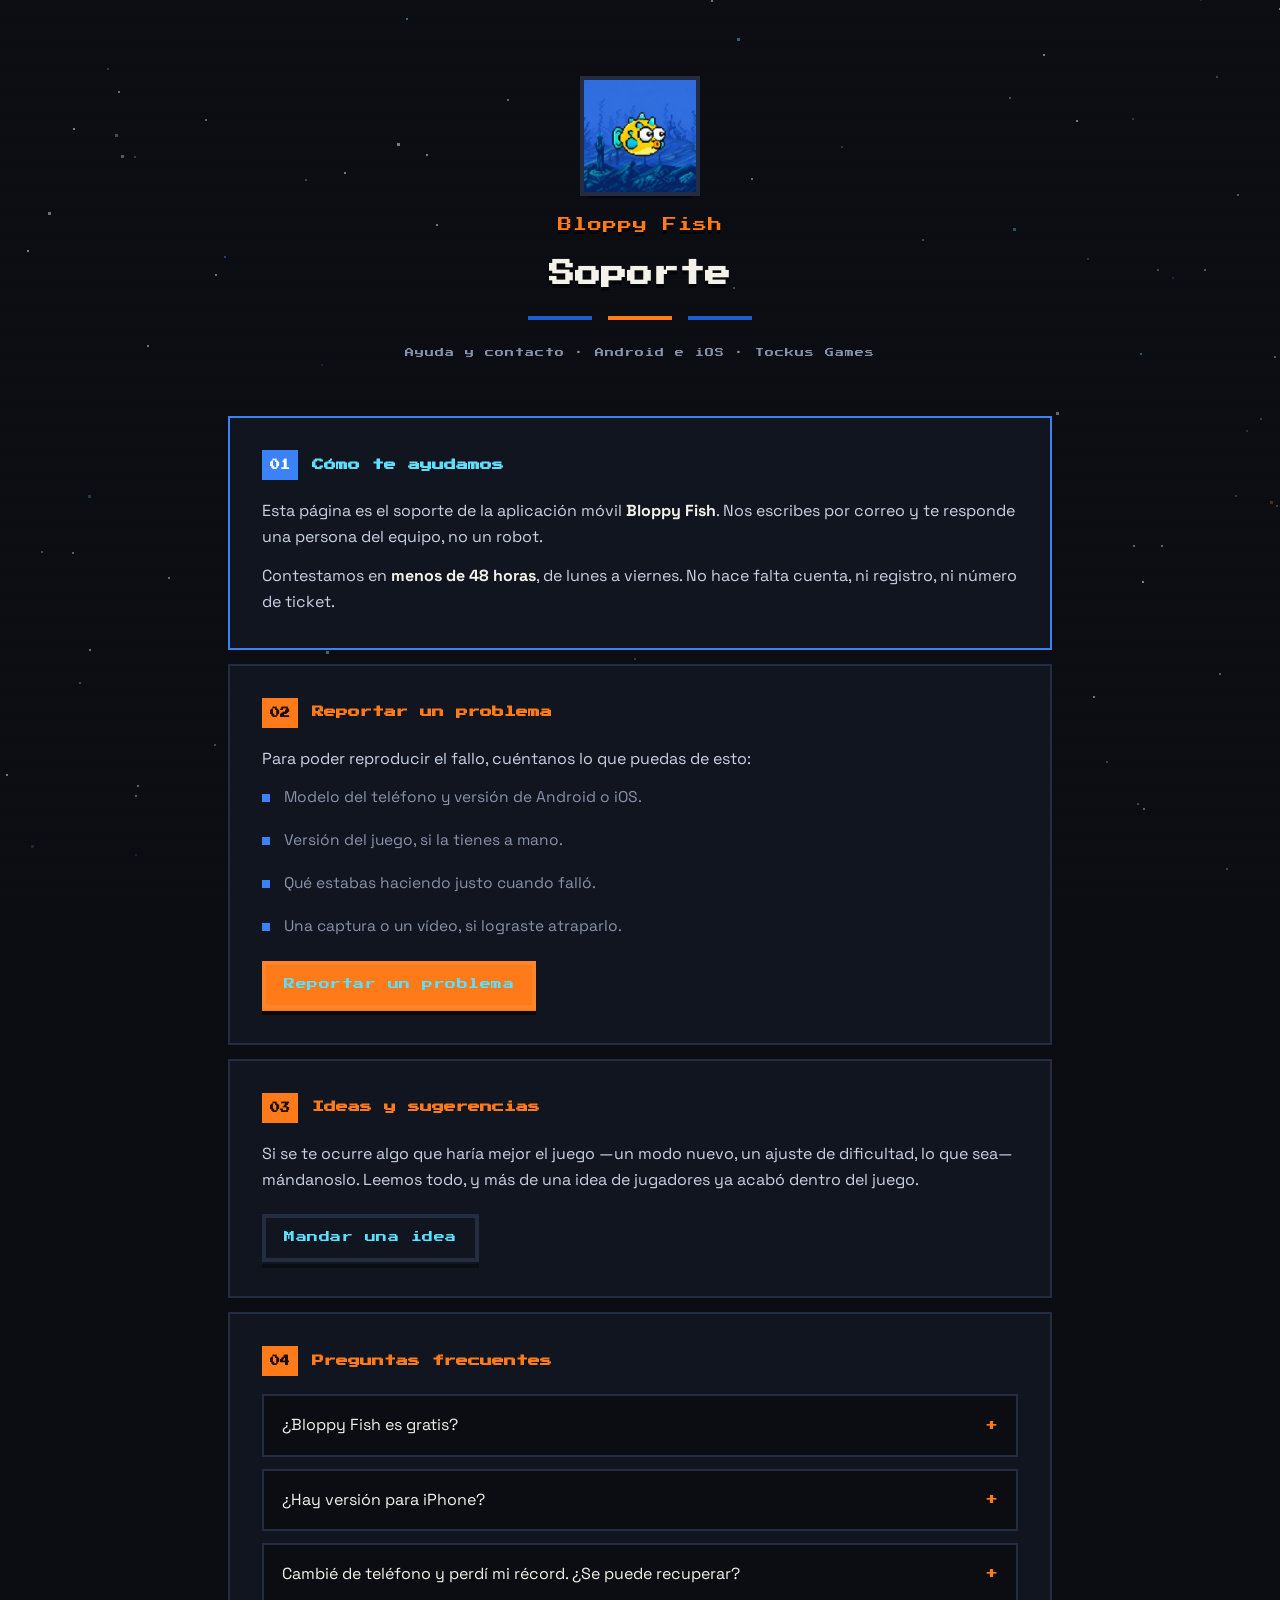
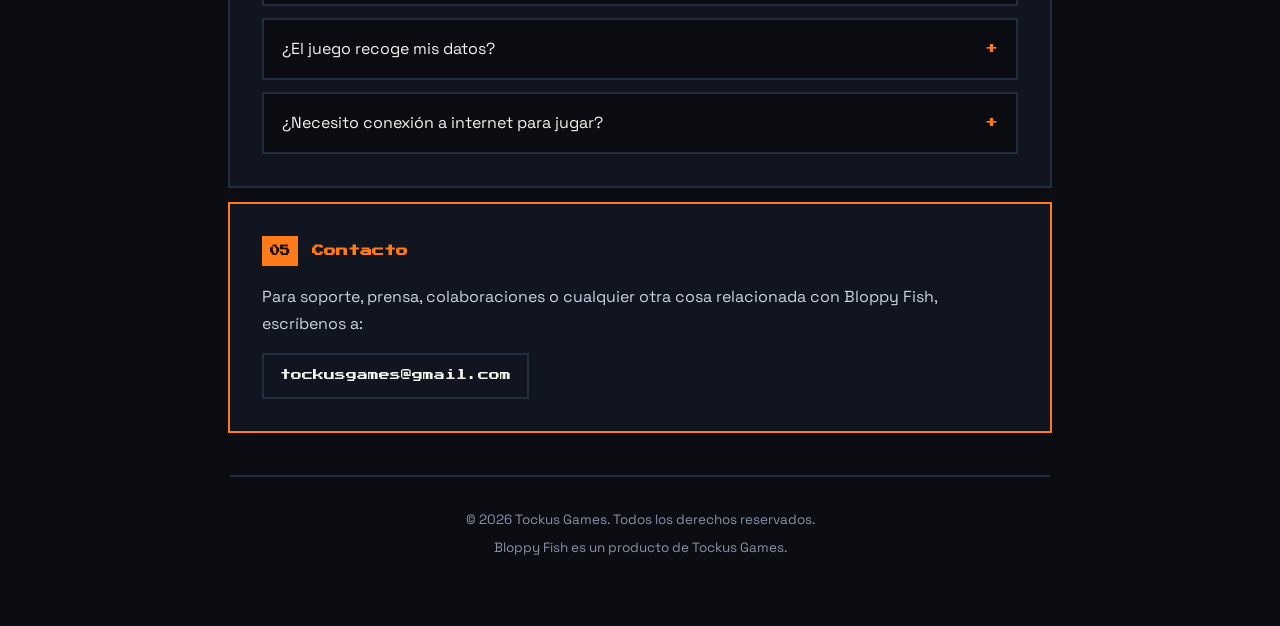
<file: bloppyfish/soporte.html>
<!doctype html>
<html lang="es">
<head>
<meta charset="utf-8">
<meta name="viewport" content="width=device-width, initial-scale=1">
<title>Soporte — Bloppy Fish</title>
<meta name="description" content="Soporte y ayuda de la aplicación móvil Bloppy Fish: cómo reportar un problema, sugerencias y preguntas frecuentes.">
<meta name="theme-color" content="#0B0D12">
<meta name="robots" content="noindex, follow">
<link rel="icon" href="../assets/img/bloppy-icon.webp">
<link rel="preconnect" href="https://fonts.googleapis.com">
<link rel="preconnect" href="https://fonts.gstatic.com" crossorigin>
<link href="https://fonts.googleapis.com/css2?family=Press+Start+2P&family=Space+Grotesk:wght@400;500;700&display=swap" rel="stylesheet">
<link rel="stylesheet" href="../assets/css/styles.css">
<link rel="stylesheet" href="../assets/css/anexo.css">
</head>
<body class="legal">

<canvas id="stars" aria-hidden="true"></canvas>
<div class="scanlines" aria-hidden="true"></div>

<main class="legal__wrap">

  <header class="legal__head">
    <img class="legal__icon" src="../assets/img/bloppy-icon.webp" alt="Icono de Bloppy Fish" width="128" height="128">
    <p class="legal__app">Bloppy Fish</p>
    <h1>Soporte</h1>
    <p class="legal__sub">Ayuda y contacto · Android e iOS · Tockus Games</p>
  </header>

  <section class="doc doc--scope">
    <h2><span class="doc__num">01</span> Cómo te ayudamos</h2>
    <p>
      Esta página es el soporte de la aplicación móvil <strong>Bloppy Fish</strong>.
      Nos escribes por correo y te responde una persona del equipo, no un robot.
    </p>
    <p>
      Contestamos en <strong>menos de 48 horas</strong>, de lunes a viernes.
      No hace falta cuenta, ni registro, ni número de ticket.
    </p>
  </section>

  <section class="doc">
    <h2><span class="doc__num">02</span> Reportar un problema</h2>
    <p>Para poder reproducir el fallo, cuéntanos lo que puedas de esto:</p>
    <ul class="doc__list">
      <li>Modelo del teléfono y versión de Android o iOS.</li>
      <li>Versión del juego, si la tienes a mano.</li>
      <li>Qué estabas haciendo justo cuando falló.</li>
      <li>Una captura o un vídeo, si lograste atraparlo.</li>
    </ul>
    <p class="doc__accion">
      <a class="btn btn--primary" href="mailto:tockusgames@gmail.com?subject=Bloppy%20Fish%20-%20Reporte%20de%20problema&amp;body=Modelo%20del%20tel%C3%A9fono%3A%20%0AVersi%C3%B3n%20de%20Android%20o%20iOS%3A%20%0AQu%C3%A9%20pas%C3%B3%3A%20%0A">Reportar un problema</a>
    </p>
  </section>

  <section class="doc">
    <h2><span class="doc__num">03</span> Ideas y sugerencias</h2>
    <p>
      Si se te ocurre algo que haría mejor el juego —un modo nuevo, un ajuste de
      dificultad, lo que sea— mándanoslo. Leemos todo, y más de una idea de
      jugadores ya acabó dentro del juego.
    </p>
    <p class="doc__accion">
      <a class="btn btn--ghost" href="mailto:tockusgames@gmail.com?subject=Bloppy%20Fish%20-%20Sugerencia">Mandar una idea</a>
    </p>
  </section>

  <section class="doc">
    <h2><span class="doc__num">04</span> Preguntas frecuentes</h2>

    <details class="faq__item">
      <summary>¿Bloppy Fish es gratis?</summary>
      <p>Sí. Es gratis, no tiene anuncios y no hay compras dentro de la app.</p>
    </details>

    <details class="faq__item">
      <summary>¿Hay versión para iPhone?</summary>
      <p>
        Todavía no. Por ahora Bloppy Fish está solo en Google Play, para Android.
        Si quieres que te avisemos cuando llegue a iOS, escríbenos.
      </p>
    </details>

    <details class="faq__item">
      <summary>Cambié de teléfono y perdí mi récord. ¿Se puede recuperar?</summary>
      <p>
        No, y es a propósito: tu récord se guarda solo en tu dispositivo, no en
        ningún servidor nuestro. A cambio, el juego no te pide cuenta ni recoge
        ningún dato tuyo.
      </p>
    </details>

    <details class="faq__item">
      <summary>¿El juego recoge mis datos?</summary>
      <p>
        No recogemos información personal, no mostramos publicidad y no rastreamos
        tu actividad. No hace falta crear cuenta ni iniciar sesión para jugar.
      </p>
    </details>

    <details class="faq__item">
      <summary>¿Necesito conexión a internet para jugar?</summary>
      <p>
        No. Una vez instalado, Bloppy Fish funciona sin conexión.
      </p>
    </details>
  </section>

  <section class="doc doc--contact">
    <h2><span class="doc__num">05</span> Contacto</h2>
    <p>
      Para soporte, prensa, colaboraciones o cualquier otra cosa relacionada con
      Bloppy Fish, escríbenos a:
    </p>
    <p class="doc__mail">
      <a href="mailto:tockusgames@gmail.com">tockusgames@gmail.com</a>
    </p>
  </section>

  <footer class="legal__foot">
    <p>© <span id="year">2026</span> Tockus Games. Todos los derechos reservados.</p>
    <p>Bloppy Fish es un producto de Tockus Games.</p>
  </footer>

</main>

<script src="../assets/js/main.js"></script>
</body>
</html>
</file>
<file: assets/css/styles.css>
/* ============================================================
   Tockus Games — hoja de estilo
   Paleta tomada del logotipo: azul tucán, naranja, tinta.
   ============================================================ */

:root{
  --ink:      #0B0D12;
  --ink-2:    #11151F;
  --panel:    #141A26;
  --line:     #232C40;
  --blue:     #1D5FD1;
  --blue-2:   #3B82F6;
  --cyan:     #5BE0FF;
  --orange:   #FF7A18;
  --orange-2: #FFB23F;
  --cream:    #F3F1E9;
  --text:     #C9D2E3;
  --muted:    #8793AB;

  --px: 4px;                      /* unidad "pixel" del borde retro */
  --display: "Press Start 2P", ui-monospace, monospace;
  --body: "Space Grotesk", system-ui, -apple-system, "Segoe UI", sans-serif;
  --wrap: 1160px;
}

*,*::before,*::after{ box-sizing:border-box; }

html{ scroll-behavior:smooth; scroll-padding-top:92px; }

body{
  margin:0;
  background:var(--ink);
  color:var(--text);
  font-family:var(--body);
  font-size:17px;
  line-height:1.65;
  -webkit-font-smoothing:antialiased;
  overflow-x:hidden;
}

img{ max-width:100%; height:auto; display:block; }
a{ color:inherit; }

.wrap{ width:min(100% - 40px, var(--wrap)); margin-inline:auto; }

.skip{
  position:absolute; left:-9999px; top:0; z-index:200;
  background:var(--orange); color:#000; padding:10px 16px; font-family:var(--display); font-size:11px;
}
.skip:focus{ left:12px; top:12px; }

/* ---------- fondo: estrellas + scanlines ---------- */
#stars{
  position:fixed; inset:0; width:100%; height:100%;
  z-index:0; pointer-events:none; opacity:.55;
}
.scanlines{
  position:fixed; inset:0; z-index:1; pointer-events:none;
  background:repeating-linear-gradient(to bottom, rgba(255,255,255,.028) 0 1px, transparent 1px 3px);
  mix-blend-mode:overlay;
}
body > header, body > main, body > footer{ position:relative; z-index:2; }

/* ---------- tipografía ---------- */
h1,h2,h3{ color:var(--cream); line-height:1.15; margin:0; }
.section__title{
  font-family:var(--display);
  font-size:clamp(18px, 2.8vw, 28px);
  letter-spacing:.5px;
  /* sin uppercase: la fuente pixel no trae mayúsculas acentuadas */
  position:relative;
  padding-bottom:18px;
}
.section__title::after{
  content:""; position:absolute; left:0; bottom:0;
  width:64px; height:var(--px);
  background:var(--orange);
  box-shadow:72px 0 0 var(--orange), 88px 0 0 var(--blue);
}
.section__sub{ color:var(--muted); max-width:62ch; margin:18px 0 0; }

.eyebrow{
  font-family:var(--display); font-size:10px; letter-spacing:1.5px;
  color:var(--orange); text-transform:uppercase; margin:0 0 22px;
}

/* ---------- botones ---------- */
.btn{
  --b:var(--blue);
  display:inline-flex; align-items:center; justify-content:center; gap:8px;
  font-family:var(--display); font-size:11px; letter-spacing:.5px; line-height:1.5;
  padding:16px 22px; text-decoration:none; cursor:pointer; text-align:center;
  border:none; background:var(--b); color:#fff;
  box-shadow: 0 var(--px) 0 rgba(0,0,0,.55), inset 0 0 0 var(--px) rgba(255,255,255,.08);
  transition:transform .08s linear, box-shadow .08s linear, filter .15s;
}
.btn:hover{ filter:brightness(1.12); }
.btn:active{ transform:translateY(var(--px)); box-shadow:0 0 0 rgba(0,0,0,.55), inset 0 0 0 var(--px) rgba(255,255,255,.08); }
.btn--primary{ --b:var(--orange); color:#1A0C00; }
.btn--ghost{ --b:transparent; color:var(--cream); box-shadow:inset 0 0 0 var(--px) var(--line), 0 var(--px) 0 rgba(0,0,0,.4); }
.btn--ghost:hover{ box-shadow:inset 0 0 0 var(--px) var(--blue-2), 0 var(--px) 0 rgba(0,0,0,.4); }
.btn--sm{ padding:12px 16px; font-size:10px; }
.btn--full{ width:100%; }

/* ---------- navegación ---------- */
.nav{
  position:sticky; top:0; z-index:60;
  background:rgba(11,13,18,.78);
  backdrop-filter:blur(10px);
  border-bottom:2px solid transparent;
  transition:border-color .25s, background .25s;
}
.nav.is-stuck{ border-bottom-color:var(--line); background:rgba(11,13,18,.94); }
.nav__inner{ display:flex; align-items:center; justify-content:space-between; gap:20px; padding:14px 0; }
.nav__brand img{ width:190px; height:auto; image-rendering:pixelated; }
.nav__menu{ display:flex; align-items:center; gap:26px; }
.nav__menu a{
  text-decoration:none; font-size:15px; font-weight:500; color:var(--text);
  position:relative; padding:6px 0;
}
.nav__menu a:not(.btn)::after{
  content:""; position:absolute; left:0; bottom:0; width:0; height:var(--px);
  background:var(--orange); transition:width .18s steps(4);
}
.nav__menu a:not(.btn):hover{ color:var(--cream); }
.nav__menu a:not(.btn):hover::after{ width:100%; }

.nav__toggle{
  display:none; flex-direction:column; gap:5px; padding:10px;
  background:transparent; border:2px solid var(--line); cursor:pointer;
}
.nav__toggle span{ display:block; width:22px; height:3px; background:var(--cream); }

/* ---------- hero ---------- */
.hero{ padding:clamp(48px, 8vw, 96px) 0 clamp(40px,6vw,70px); }
.hero__inner{ display:grid; grid-template-columns:1.1fr .9fr; gap:clamp(32px,5vw,64px); align-items:center; }
.hero__title{
  font-family:var(--display);
  font-size:clamp(24px, 3.6vw, 40px);
  line-height:1.35;
  letter-spacing:1px;
  text-shadow:0 var(--px) 0 rgba(0,0,0,.6);
}
.hero__title .hl{ color:var(--orange); }
.hero__title .px{
  color:var(--cyan);
  text-shadow:0 0 18px rgba(91,224,255,.35), 0 var(--px) 0 rgba(0,0,0,.6);
}
.hero__lead{ font-size:19px; max-width:52ch; color:var(--text); margin:26px 0 32px; }
.hero__lead strong{ color:var(--cream); }
.hero__cta{ display:flex; gap:14px; flex-wrap:wrap; }
.hero__meta{ list-style:none; display:flex; gap:10px; flex-wrap:wrap; padding:0; margin:36px 0 0; }
.hero__meta span{
  font-family:var(--display); font-size:9px; letter-spacing:1px;
  padding:9px 12px; color:var(--muted);
  box-shadow:inset 0 0 0 2px var(--line);
}

/* ---------- pantalla retro del hero ---------- */
.screen{
  background:var(--ink-2);
  box-shadow:0 0 0 var(--px) var(--line), 0 18px 0 -6px rgba(0,0,0,.5);
  overflow:hidden;
}
.screen__bar{
  display:flex; align-items:center; gap:7px; padding:10px 12px;
  background:var(--panel); border-bottom:2px solid var(--line);
}
.screen__bar i{ width:10px; height:10px; background:var(--line); }
.screen__bar i:first-child{ background:var(--orange); }
.screen__bar i:nth-child(2){ background:var(--orange-2); }
.screen__bar i:nth-child(3){ background:var(--blue-2); }
.screen__bar span{ font-family:var(--display); font-size:9px; color:var(--muted); margin-left:6px; }

.screen__view{
  position:relative; aspect-ratio:16/10; overflow:hidden;
  background:linear-gradient(#0E1526 0%, #16233F 55%, #1D5FD1 100%);
  display:grid; place-items:center;
}
.screen__view img{
  position:relative; z-index:3;
  width:76%; image-rendering:pixelated;
  filter:drop-shadow(0 6px 0 rgba(0,0,0,.35));
}
.float{ animation:float 3.6s steps(6, end) infinite alternate; }
@keyframes float{ from{ transform:translateY(-8px); } to{ transform:translateY(8px); } }

.ground{
  position:absolute; left:0; right:0; bottom:0; height:16%;
  background:repeating-linear-gradient(90deg, #15351F 0 16px, #19401F 16px 32px);
  border-top:var(--px) solid #2C6B3A;
  z-index:2;
}
.cloud{
  position:absolute; height:10px; background:rgba(255,255,255,.18); z-index:1;
  box-shadow:12px -10px 0 rgba(255,255,255,.18), -14px -4px 0 rgba(255,255,255,.12);
}
.c1{ width:46px; top:18%; left:-60px; animation:drift 17s linear infinite; }
.c2{ width:34px; top:36%; left:-60px; animation:drift 23s linear infinite 4s; }
.c3{ width:58px; top:58%; left:-60px; animation:drift 29s linear infinite 9s; }
@keyframes drift{ to{ transform:translateX(900px); } }

.screen__hud{
  display:flex; justify-content:space-between; align-items:center;
  padding:12px 14px; background:var(--panel); border-top:2px solid var(--line);
  font-family:var(--display); font-size:9px; color:var(--muted); letter-spacing:1px;
}
.blink{ color:var(--orange); animation:blink 1.1s steps(1) infinite; }
@keyframes blink{ 50%{ opacity:0; } }

/* ---------- banda de datos ---------- */
.facts{ padding:10px 0 clamp(36px,6vw,64px); }
.facts__grid{
  display:grid; grid-template-columns:repeat(4,1fr); gap:2px;
  background:var(--line); box-shadow:0 0 0 2px var(--line);
}
.fact{ background:var(--ink-2); padding:24px 18px; text-align:center; }
.fact b{
  display:block; font-family:var(--display); font-size:clamp(17px,2.4vw,24px);
  color:var(--orange); margin-bottom:10px;
}
.fact span{ font-size:13.5px; color:var(--muted); }

/* ---------- secciones ---------- */
.section{ padding:clamp(52px,7vw,96px) 0; }
.section--alt{ background:linear-gradient(180deg, rgba(17,21,31,0) 0%, rgba(17,21,31,.85) 12%, rgba(17,21,31,.85) 88%, rgba(17,21,31,0) 100%); }
.section__head{ margin-bottom:44px; }

/* ---------- juego destacado ---------- */
.feature{
  display:grid; grid-template-columns:1fr 1fr; gap:clamp(24px,4vw,48px);
  align-items:center;
  background:var(--ink-2); box-shadow:0 0 0 2px var(--line);
  padding:clamp(22px,3vw,38px);
  margin-bottom:34px;
}
.feature__shots{ display:flex; justify-content:center; gap:10px; }
.shot{
  width:31%; box-shadow:0 0 0 2px var(--line);
  transition:transform .2s ease;
}
.shot--a{ transform:rotate(-3deg) translateY(10px); }
.shot--c{ transform:rotate(3deg) translateY(10px); }
.shot--b{ z-index:2; }
.feature:hover .shot--a{ transform:rotate(-5deg) translateY(4px); }
.feature:hover .shot--c{ transform:rotate(5deg) translateY(4px); }
.feature:hover .shot--b{ transform:translateY(-6px); }

.feature__head{ display:flex; align-items:center; gap:16px; margin-bottom:20px; }
.feature__icon{ width:72px; height:72px; flex:none; box-shadow:0 0 0 2px var(--line); }
.feature__head h3{ font-family:var(--display); font-size:17px; margin-bottom:10px; }
.feature__pitch{ margin:0 0 20px; font-size:16.5px; }
.feature__points{ list-style:none; padding:0; margin:0 0 22px; display:grid; gap:9px; }
.feature__points li{ position:relative; padding-left:22px; font-size:15.5px; color:var(--muted); }
.feature__points li::before{
  content:""; position:absolute; left:0; top:.6em;
  width:8px; height:8px; background:var(--orange);
}
.feature__meta{ list-style:none; display:flex; flex-wrap:wrap; gap:8px; padding:0; margin:0 0 24px; }
.feature__meta li{ font-size:12px; color:var(--muted); padding:5px 9px; box-shadow:inset 0 0 0 2px var(--line); }

/* ---------- tarjetas de proyecto ---------- */
.games{ display:grid; grid-template-columns:repeat(auto-fit, minmax(300px,1fr)); gap:26px; }

.game{
  background:var(--ink-2);
  box-shadow:0 0 0 2px var(--line);
  display:flex; flex-direction:column;
  transition:transform .14s steps(3), box-shadow .14s;
}
.game:hover{ transform:translateY(-6px); box-shadow:0 0 0 2px var(--blue-2), 0 10px 0 -2px rgba(0,0,0,.5); }

.game__art{ position:relative; overflow:hidden; border-bottom:2px solid var(--line); }
.game__art svg{ display:block; width:100%; height:auto; image-rendering:pixelated; }
.game__art::after{
  content:""; position:absolute; inset:0;
  background:repeating-linear-gradient(to bottom, rgba(0,0,0,.14) 0 2px, transparent 2px 4px);
  pointer-events:none;
}

.game__body{ padding:22px; display:flex; flex-direction:column; gap:14px; flex:1; }
.game__top{ display:flex; align-items:flex-start; justify-content:space-between; gap:12px; }
.game__top h3{ font-family:var(--display); font-size:13px; line-height:1.5; }
.game__body > p{ margin:0; font-size:15.5px; color:var(--muted); }

.tag{
  flex:none; font-family:var(--display); font-size:8px; letter-spacing:.5px;
  padding:7px 9px; color:#0B0D12; white-space:nowrap;
}
.tag--on{ background:var(--cyan); }
.tag--wip{ background:var(--orange-2); }
.tag--jam{ background:#A78BFA; }

.game__meta{ list-style:none; display:flex; flex-wrap:wrap; gap:8px; padding:0; margin:0; }
.game__meta li{
  font-size:12px; color:var(--muted); padding:5px 9px;
  box-shadow:inset 0 0 0 2px var(--line);
}
.game__links{ display:flex; gap:18px; margin-top:auto; padding-top:6px; }
.link{
  font-family:var(--display); font-size:9px; color:var(--orange);
  text-decoration:none; letter-spacing:.5px;
}
.link:hover{ color:var(--orange-2); text-decoration:underline; }

/* ---------- equipo ---------- */
.team{ display:grid; grid-template-columns:repeat(auto-fit, minmax(220px,1fr)); gap:24px; }
.member{
  background:var(--ink-2); box-shadow:0 0 0 2px var(--line);
  padding:22px; text-align:center;
  transition:transform .14s steps(3), box-shadow .14s;
}
.member:hover{ transform:translateY(-6px); box-shadow:0 0 0 2px var(--orange); }
.member__photo{
  width:100%; aspect-ratio:1; margin-bottom:18px; overflow:hidden;
  box-shadow:0 0 0 2px var(--line);
}
.member__photo svg, .member__photo img{
  width:100%; height:100%; object-fit:cover; display:block;
  image-rendering:pixelated;
}
.member h3{ font-family:var(--display); font-size:13px; line-height:1.5; }

/* ---------- marquee ---------- */
.marquee{
  overflow:hidden; border-block:2px solid var(--line);
  background:var(--ink-2); padding:14px 0;
}
.marquee__track{
  display:flex; gap:28px; width:max-content;
  animation:slide 30s linear infinite;
  font-family:var(--display); font-size:11px; color:var(--muted); letter-spacing:1px;
}
.marquee__track span:nth-child(even){ color:var(--orange); }
@keyframes slide{ to{ transform:translateX(-50%); } }

/* ---------- proceso ---------- */
.steps{
  list-style:none; padding:0; margin:0;
  display:grid; grid-template-columns:repeat(auto-fit,minmax(240px,1fr)); gap:2px;
  background:var(--line); box-shadow:0 0 0 2px var(--line);
}
.steps li{ background:var(--ink-2); padding:30px 26px; transition:background .2s; }
.steps li:hover{ background:var(--panel); }
.steps b{ font-family:var(--display); font-size:22px; color:var(--line); display:block; margin-bottom:16px; }
.steps li:hover b{ color:var(--orange); }
.steps h3{ font-family:var(--display); font-size:12px; margin-bottom:12px; }
.steps p{ margin:0; font-size:15px; color:var(--muted); }

/* ---------- novedades ---------- */
.note{
  display:grid; grid-template-columns:200px 1fr; gap:clamp(18px,3vw,36px);
  background:var(--ink-2); box-shadow:0 0 0 2px var(--line); padding:clamp(22px,3vw,34px);
}
.note__side{ display:flex; flex-direction:column; gap:12px; align-items:flex-start; }
.note__date{ font-family:var(--display); font-size:10px; color:var(--orange); letter-spacing:1px; }
.note__tag{ font-size:13px; color:var(--muted); padding:5px 9px; box-shadow:inset 0 0 0 2px var(--line); }
.note__body h3{ font-family:var(--display); font-size:13px; margin-bottom:16px; }
.note__body ul{ margin:0 0 20px; padding-left:20px; }
.note__body li{ margin-bottom:8px; color:var(--muted); font-size:15.5px; }

/* ---------- contacto ---------- */
.contact{ display:grid; grid-template-columns:1fr 1fr; gap:clamp(30px,5vw,64px); align-items:start; }
.contact__copy p{ font-size:17.5px; margin:24px 0 30px; max-width:46ch; }
.social{ list-style:none; padding:0; margin:0; display:flex; flex-wrap:wrap; gap:10px; }
.social a{
  display:inline-block; text-decoration:none; font-size:14px; color:var(--cream);
  padding:11px 14px; box-shadow:inset 0 0 0 2px var(--line); transition:box-shadow .15s, color .15s;
}
.social a:hover{ color:var(--orange); box-shadow:inset 0 0 0 2px var(--orange); }

.form{ background:var(--ink-2); box-shadow:0 0 0 2px var(--line); padding:28px; display:grid; gap:18px; }
.form label{ display:grid; gap:9px; font-family:var(--display); font-size:9px; color:var(--muted); letter-spacing:1px; }
.form input, .form textarea{
  font-family:var(--body); font-size:16px; color:var(--cream);
  background:var(--ink); border:none; box-shadow:inset 0 0 0 2px var(--line);
  padding:14px; outline:none; resize:vertical; width:100%;
}
.form input:focus, .form textarea:focus{ box-shadow:inset 0 0 0 2px var(--blue-2); }
.form input.err, .form textarea.err{ box-shadow:inset 0 0 0 2px var(--orange); }
.form__status{ margin:0; font-size:14px; color:var(--cyan); min-height:1.2em; }

/* ---------- footer ---------- */
.footer{ border-top:2px solid var(--line); padding:34px 0; margin-top:40px; }
.footer__inner{ display:flex; align-items:center; justify-content:space-between; gap:20px; flex-wrap:wrap; }
.footer img{ width:160px; image-rendering:pixelated; opacity:.9; }
.footer p{ margin:0; font-size:14px; color:var(--muted); }
.top{ font-family:var(--display); font-size:9px; color:var(--orange); text-decoration:none; }
.top:hover{ color:var(--orange-2); }

/* ---------- toast ---------- */
.toast{
  position:fixed; left:50%; bottom:26px; transform:translate(-50%, 140%);
  z-index:120; background:var(--orange); color:#1A0C00;
  font-family:var(--display); font-size:10px; padding:16px 20px;
  box-shadow:0 var(--px) 0 rgba(0,0,0,.6);
  opacity:0; visibility:hidden;
  transition:transform .25s steps(5), opacity .2s linear, visibility .2s;
}
.toast.is-on{ transform:translate(-50%, 0); opacity:1; visibility:visible; }

/* ---------- reveal ---------- */
[data-reveal]{ opacity:0; transform:translateY(18px); transition:opacity .5s ease, transform .5s ease; }
[data-reveal].is-in{ opacity:1; transform:none; }

/* ---------- easter egg ---------- */
body.konami{ animation:rainbow 6s linear infinite; }
@keyframes rainbow{ to{ filter:hue-rotate(360deg); } }

/* ---------- responsive ---------- */
@media (max-width: 1000px){
  .hero__inner{ grid-template-columns:1fr; }
  .hero__art{ order:-1; }
  .feature{ grid-template-columns:1fr; }
  .feature__shots{ order:2; }
  .contact{ grid-template-columns:1fr; }
  .facts__grid{ grid-template-columns:repeat(2,1fr); }
  .note{ grid-template-columns:1fr; }
  .note__side{ flex-direction:row; align-items:center; }
}

@media (max-width: 760px){
  body{ font-size:16px; }
  .wrap{ width:min(100% - 32px, var(--wrap)); }
  .nav__toggle{ display:flex; }
  .nav__menu{
    position:absolute; left:0; right:0; top:100%;
    flex-direction:column; align-items:stretch; gap:0;
    background:var(--ink-2); border-top:2px solid var(--line);
    max-height:0; overflow:hidden; transition:max-height .25s ease;
  }
  .nav__menu.is-open{ max-height:420px; }
  .nav__menu a{ padding:18px 20px; border-bottom:2px solid var(--line); }
  .nav__menu .btn{ margin:16px 20px 20px; }
  .hero__title{ line-height:1.45; }
  .games{ grid-template-columns:1fr; }
  .team{ grid-template-columns:repeat(2,1fr); }
  .footer__inner{ justify-content:center; text-align:center; }
}

@media (max-width: 420px){
  .team{ grid-template-columns:1fr; }
}

@media (prefers-reduced-motion: reduce){
  *,*::before,*::after{ animation:none !important; transition:none !important; }
  [data-reveal]{ opacity:1; transform:none; }
}
</file>
<file: assets/css/anexo.css>
/* ============================================================
   Tockus Games — paginas anexas (aviso de privacidad y soporte)
   Página anexa. No está enlazada desde el sitio; se llega
   solo por su URL directa (la que se registra en las tiendas).
   Hereda la paleta y la base de styles.css.
   ============================================================ */

.legal{ padding:0; }

.legal__wrap{
  position:relative; z-index:2;
  width:min(100% - 40px, 820px);
  margin-inline:auto;
  padding:clamp(44px,7vw,80px) 0 60px;
}

/* ---------- cabecera ---------- */
.legal__head{ text-align:center; margin-bottom:clamp(36px,5vw,56px); }
.legal__logo{
  width:min(300px, 78%); margin:0 auto 26px;
  image-rendering:pixelated;
}
.legal__icon{
  width:112px; height:112px; margin:0 auto 22px;
  box-shadow:0 0 0 var(--px) var(--line), 0 10px 0 -4px rgba(0,0,0,.5);
}
.legal__app{
  margin:0 0 18px;
  font-family:var(--display); font-size:14px; letter-spacing:1px;
  color:var(--orange);
  text-shadow:0 var(--px) 0 rgba(0,0,0,.6);
}
.legal__head h1{
  font-family:var(--display);
  font-size:clamp(17px, 3.4vw, 26px);
  line-height:1.5;
  color:var(--cream);
  text-shadow:0 var(--px) 0 rgba(0,0,0,.6);
}
.legal__head h1::after{
  content:""; display:block; width:64px; height:var(--px);
  margin:22px auto 0;
  background:var(--orange);
  box-shadow:-80px 0 0 var(--blue), 80px 0 0 var(--blue);
}
.legal__sub{
  margin:24px 0 0;
  font-family:var(--display); font-size:9px; letter-spacing:1px;
  color:var(--muted); line-height:2;
}

/* ---------- bloques del documento ---------- */
.doc{
  background:var(--ink-2);
  box-shadow:0 0 0 2px var(--line);
  padding:clamp(22px,3vw,32px);
  margin-bottom:18px;
}
.doc h2{
  display:flex; align-items:center; gap:14px;
  font-family:var(--display); font-size:12px; line-height:1.6;
  color:var(--orange);
  margin-bottom:18px;
}
.doc__num{
  flex:none;
  background:var(--orange); color:#1A0C00;
  padding:7px 8px; font-size:10px;
}
.doc p{ margin:0 0 12px; font-size:16px; color:var(--text); }
.doc p:last-child{ margin-bottom:0; }
.doc strong{ color:var(--cream); }
.doc a{ color:var(--cyan); text-decoration:none; border-bottom:2px solid transparent; }
.doc a:hover{ border-bottom-color:var(--cyan); }

.doc__list{ list-style:none; padding:0; margin:0 0 14px; display:grid; gap:16px; }
.doc__list li{
  position:relative; padding-left:22px;
  font-size:15.5px; color:var(--muted); line-height:1.75;
}
.doc__list li::before{
  content:""; position:absolute; left:0; top:.62em;
  width:8px; height:8px; background:var(--blue-2);
}

.doc__badge{
  display:inline-block; vertical-align:middle;
  font-family:var(--display); font-size:8px; letter-spacing:.5px;
  background:var(--orange-2); color:#1A0C00;
  padding:5px 7px; margin-left:6px;
}

/* el bloque que acota de qué habla el documento y el de publicidad
   van marcados: son los dos que más se consultan */
.doc--scope{ box-shadow:0 0 0 2px var(--blue-2); }
.doc--scope h2{ color:var(--cyan); }
.doc--scope .doc__num{ background:var(--blue-2); color:#fff; }

.doc--highlight{ box-shadow:0 0 0 2px var(--cyan); }
.doc--highlight h2{ color:var(--cyan); }
.doc--highlight .doc__num{ background:var(--cyan); }

.doc--contact{ box-shadow:0 0 0 2px var(--orange); }
.doc__mail{ margin-top:16px !important; }
.doc__mail a{
  display:inline-block;
  font-family:var(--display); font-size:11px; color:var(--cream);
  padding:14px 18px; border-bottom:none;
  box-shadow:inset 0 0 0 2px var(--line);
}
.doc__mail a:hover{ color:var(--orange); box-shadow:inset 0 0 0 2px var(--orange); border-bottom:none; }

/* ---------- boton dentro de un bloque ---------- */
.doc__accion{ margin-top:20px !important; }
.doc__accion .btn{ text-decoration:none; }

/* ---------- desplegables de preguntas frecuentes ---------- */
.faq__item{
  background:var(--ink); box-shadow:inset 0 0 0 2px var(--line);
  margin-bottom:12px;
}
.faq__item:last-child{ margin-bottom:0; }
.faq__item summary{
  cursor:pointer; list-style:none; padding:18px 50px 18px 20px;
  font-size:16px; color:var(--cream); position:relative;
}
.faq__item summary::-webkit-details-marker{ display:none; }
.faq__item summary::after{
  content:"+"; position:absolute; right:20px; top:50%; transform:translateY(-50%);
  font-family:var(--display); font-size:13px; color:var(--orange);
}
/* guion normal: la fuente pixel no trae el guion largo */
.faq__item[open] summary::after{ content:"-"; }
.faq__item[open] summary{ color:var(--orange); }
.faq__item summary:hover{ background:var(--panel); }
.faq__item summary:focus-visible{ outline:2px solid var(--blue-2); outline-offset:-2px; }
.faq__item p{
  margin:0 !important; padding:0 20px 20px; font-size:15.5px; color:var(--muted);
}

/* ---------- pie ---------- */
.legal__foot{
  text-align:center; margin-top:44px; padding-top:32px;
  border-top:2px solid var(--line);
}
.legal__foot p{ margin:0 0 6px; font-size:13.5px; color:var(--muted); }

@media (max-width: 560px){
  .legal__wrap{ width:min(100% - 28px, 820px); }
  .doc h2{ flex-direction:column; align-items:flex-start; gap:12px; }
}
</file>
